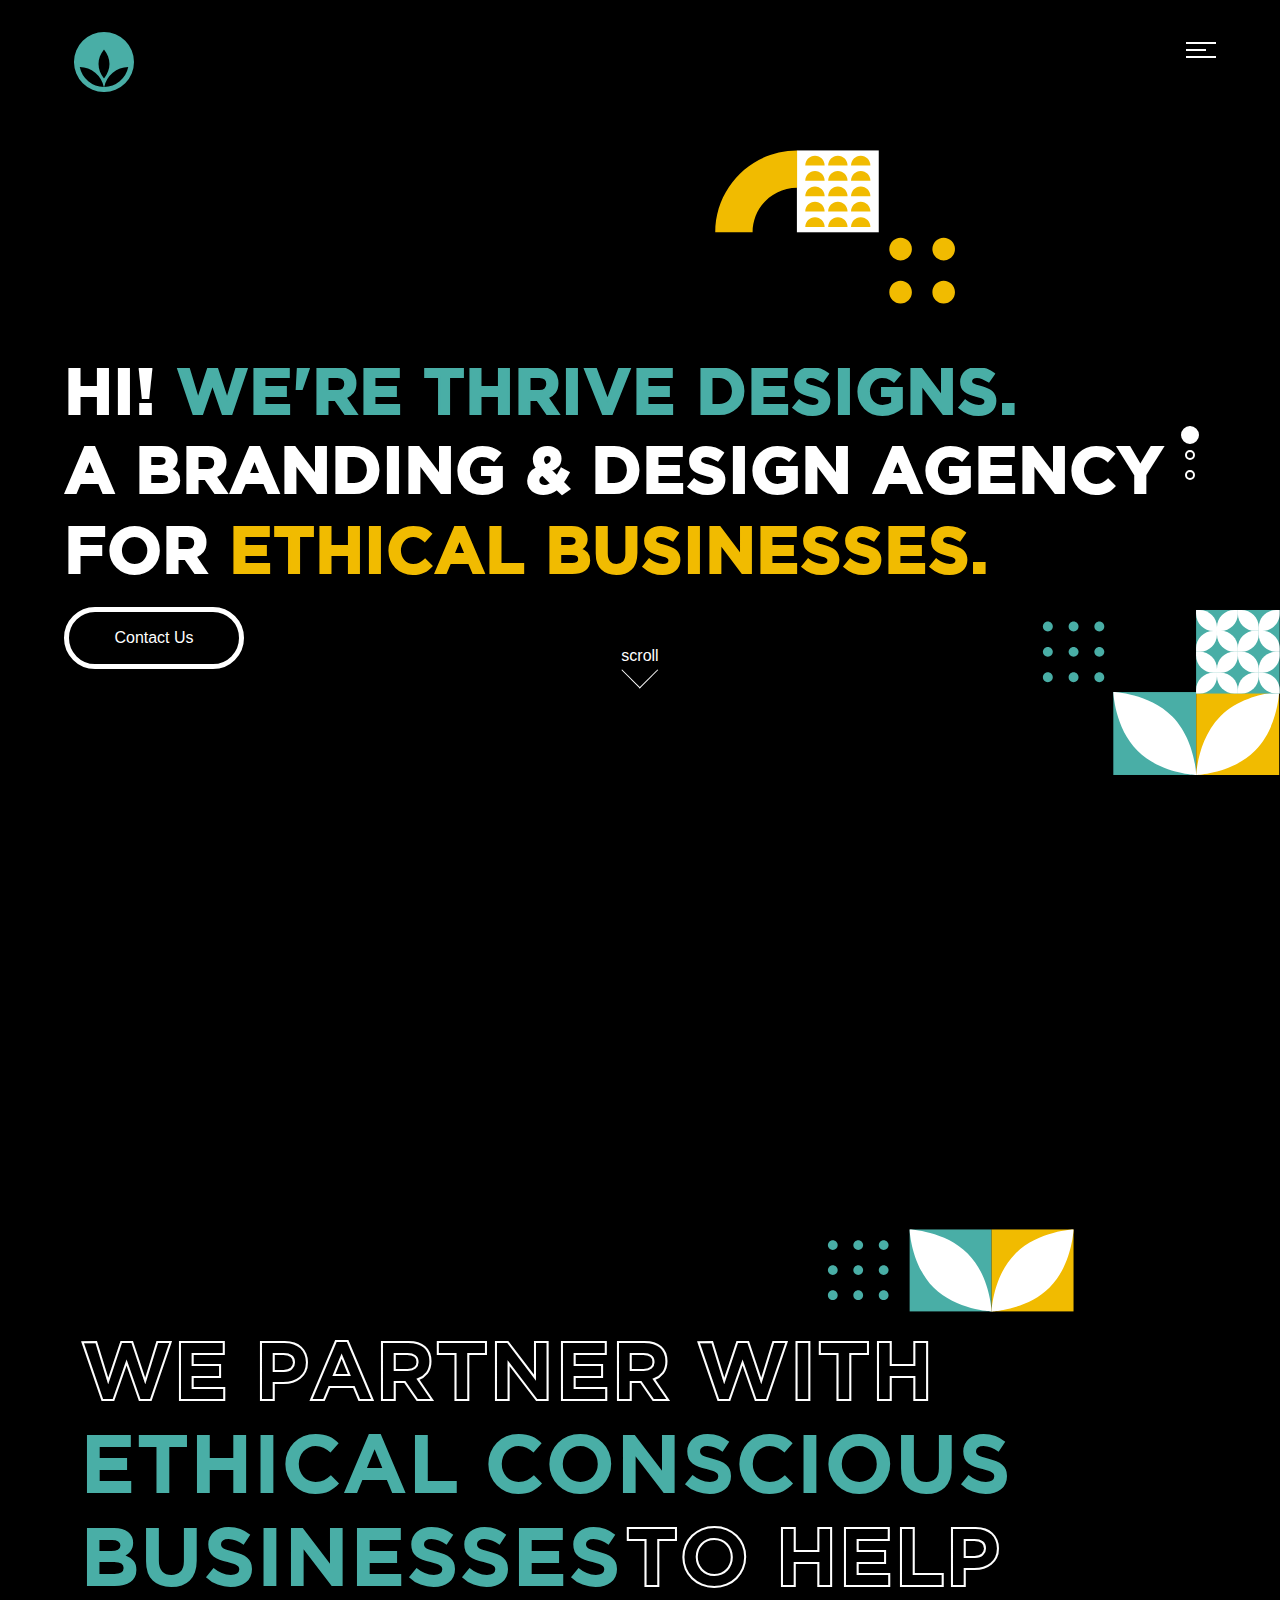
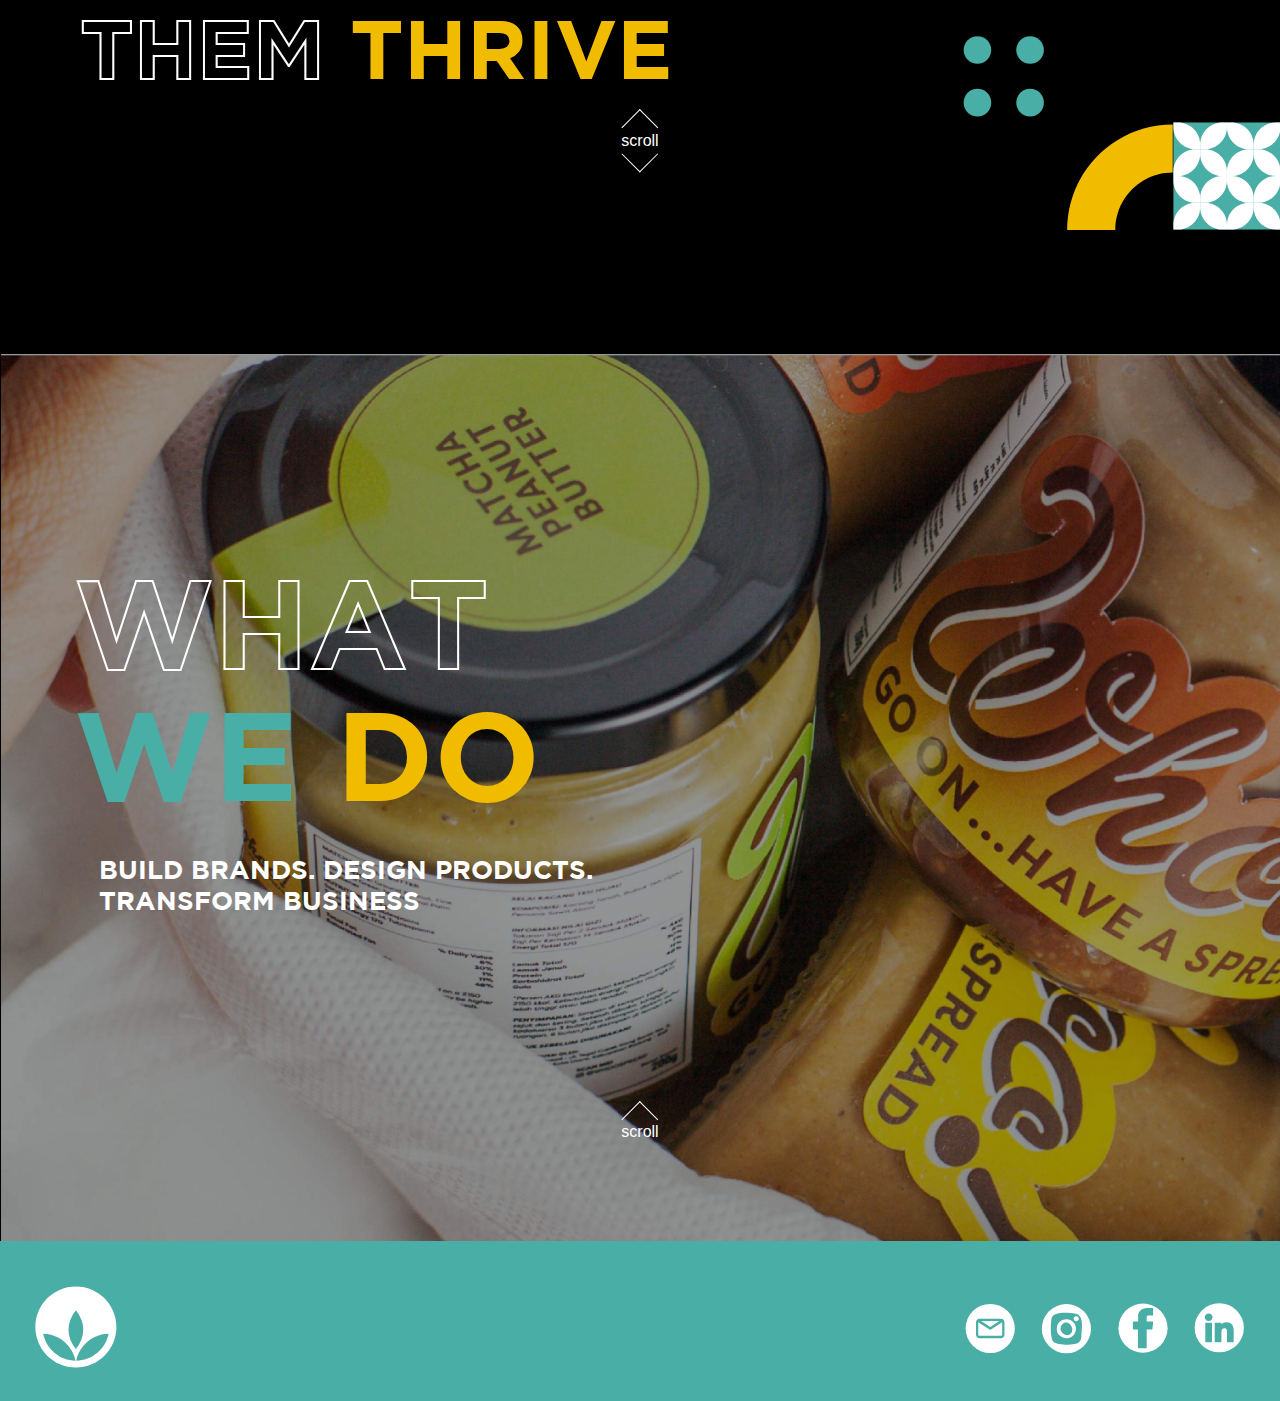
<file: index.html>
<!DOCTYPE html>
<html lang="en">
  <head>
    <title>The Thrive</title>
    <meta charset="utf-8" />
    <meta name="viewport" content="width=device-width, initial-scale=1" />
    <link rel="apple-touch-icon" sizes="180x180" href="/apple-touch-icon.png" />
    <link rel="icon" type="image/png" sizes="32x32" href="/favicon-32x32.png" />
    <link rel="icon" type="image/png" sizes="16x16" href="/favicon-16x16.png" />
    <link
      rel="icon"
      type="image/png"
      sizes="512x512"
      href="/favicon-512x512.png"
    />
    <link
      rel="icon"
      type="image/png"
      sizes="192x192"
      href="/favicon-192x192.png"
    />
    <link rel="shortcut icon" href="favicon.ico" type="image/x-icon" />
    <!-- <link href="https://fonts.googleapis.com/css?family=Roboto:400,100,300,700" rel="stylesheet" type="text/css" /> -->
    <link
      rel="stylesheet"
      href="https://stackpath.bootstrapcdn.com/font-awesome/4.7.0/css/font-awesome.min.css"
    />
    <link rel="stylesheet" href="css/style.css" />
  </head>

  <body>
    <div class="page">
      <nav
        id="colorlib-main-nav"
        role="navigation"
        style="background-image: url('./images/mosaic/bgnav.svg');background-repeat: no-repeat; max-width: 100%; height: auto; background-size: cover;"
      >
        <a
          href="#"
          class="js-colorlib-nav-toggle colorlib-nav-toggle active"
          id="btn_close"
          ><i></i
        ></a>

        <div class="js-fullheight colorlib-table">
          <div class="colorlib-table-cell js-fullheight">
            <div class="row no-gutters">
              <div class="col-md-12 text-xl-center text-nav-sum">
                <ul>
                  <li><a href="#" id="home" class="text-gn-active">HOME</a></li>
                  <li>
                    <a href="/our_work.html" id="our_work" class="text-gn-nav"
                      >OUR WORK</a
                    >
                  </li>
                  <li>
                    <a href="/about_us.html" class="text-gn-nav">ABOUT US</a>
                  </li>
                  <li>
                    <a
                      href="/what_we_do.html"
                      id="what_we_do"
                      class="text-gn-nav"
                      >WHAT WE DO</a
                    >
                  </li>
                  <li>
                    <a
                      href="/contact_us.html"
                      id="contact_us"
                      class="text-gn-nav"
                      >CONTACT US</a
                    >
                  </li>
                </ul>
              </div>
            </div>
          </div>
        </div>
      </nav>

      <header id="header" style="background-color: transparent;">
        <div class="container">
          <div class="colorlib-navbar-brand">
            <a href="/">
              <img
                class="colorlib-logo"
                src="./images/thrive_logo.svg"
                alt=""
                width="20%" id="logo_thrive"/>
            </a>
          </div>
          <a href="#" class="js-colorlib-nav-toggle colorlib-nav-toggle"><i></i></a>
        </div>
      </header>

      <div id="landing-page"">

        <section class="hero-wrap js-fullheight" id="halaman1" style="background-image: url('./images/mosaic/bg1.svg');background-repeat: no-repeat;width: 100%; background-size: 100% 100%;">
          <div class="container px-0">
            <div
              class="row no-gutters slider-text js-fullheight align-items-center justify-content-center"
              data-scrollax-parent="true"
            >
              <div class="col-md-12 ftco-animate">
                <div
                  class="desc text-lg-left"
                  style="line-height: 3.5vw !important; margin-top: 13%; padding-bottom: -15%;"
                  id="landingpage"
                >
                  <div class="slide-right" id="landingpage">
                    <p>
                      <a class="text-gn-white-filled">HI! </a> <a class="text-gn-green-filled">WE'RE THRIVE DESIGNS.</a> <br>
                    </p>
                    <p>
                      <a class="text-gn-white-filled">A BRANDING & DESIGN AGENCY</a> <br>
                    </p>
                    <p>
                      <a class="text-gn-white-filled">FOR </a> <a class="text-gn-orange-filled">ETHICAL BUSINESSES.</a>
                    </p>
                    
                  </div>
                  <a href="/contact_us.html">
                    <div class="rectangle">Contact Us</div>
                  </a>
                </div>

                <div class="desc" style="color: white; margin-top: -1vw">
                  <center style="line-height: 0.3px">
                    <a id="txtScroll">scroll</a>
                    <a href="#halaman2" onclick="slideDown();">
                      <div class="arrow-down"></div>
                    </a>
                  </center>
                </div>
              </div>
            </div>
          </div>
        
        </section>

        <section class="hero-wrap js-fullheight" id="halaman2" style="margin-top: 12%; padding-bottom: 40% !important;background-image: url('./images/mosaic/bg2.svg');background-repeat: no-repeat;width: 100%; background-size: 100% 100%;">
          <div class="container px-3">
            <div
              class="row no-gutters slider-text js-fullheight align-items-center justify-content-center"
              data-scrollax-parent="true"
            >
              <div class="col-md-12 ftco-animate text-lg-left">

                <div class="desc" style="line-height: 4vw;">
                  <div id="animHalaman2"> <br> <br>
                    <p>
                      <a class="text-gn-white">WE PARTNER WITH </a> <br />
                    </p>
                    <p>
                      <a class="text-gn-green">ETHICAL CONSCIOUS</a> <br />
                    </p>
                    <p>
                      <a class="text-gn-green">BUSINESSES</a>
                      <a class="text-gn-white"> TO HELP</a> <br />
                    </p>
                    <p>
                      <a class="text-gn-white">THEM </a>
                      <a class="text-gn-orange">THRIVE</a> <br />
                    </p>
                  </div>
                </div>

                <div class="desc" style="color: white">
                    <center style="line-height: 0.3px">
                      <a href="#halaman1" onclick="toHalaman1();">
                        <div class="arrow-up"></div>
                      </a>
                      <a id="txtScroll">scroll</a>
                      <a href="#halaman3" onclick="toHalaman3();">
                        <div class="arrow-down"></div>
                      </a>
                    </center>
                </div>
              </div>
            </div>
          </div>
        </section>

        <section class="hero-wrap js-fullheight" id="halaman3" style="background: rgba(0, 0, 0, .6); background-image: url('./images/mosaic/bg3.svg');background-repeat: no-repeat;width: 100%; background-size: cover;">
          <div class="container">
            <div
              class="row no-gutters slider-text js-fullheight align-items-center justify-content-center"
              data-scrollax-parent="true"
            >
              <div class="col-md-6 ftco-animate text-lg-left">
                <div id="animHalaman3a">
                  <div
                    class="desc"
                    style="line-height: 7vw; white-space: nowrap;margin-top: 5%;"
                  > <br>
                      <p>
                        <a class="text-gn-white1">WHAT</a> <br />
                        <a class="text-gn-green2"> WE </a>
                        <a class="text-gn-orange1">DO</a>
                      </p>  
                  </div>

                  <div class="desc1">
                    <p>
                      <a class="text-gn-white-desc" style="font-size: 2vw !important;">
                        BUILD BRANDS. DESIGN PRODUCTS.</a
                      >
                      <br />
                      <a class="text-gn-white-desc" style="font-size: 2vw !important;"> TRANSFORM BUSINESS</a>
                    </p>
                  </div>
                </div>
              </div>

              <div class="col-md-6 ftco-animate text-lg-center" id="animHalaman3b">
                
                <div class="desc-img" style="margin-top: 10% !important">
                  <!-- <img src="./images/bsd.svg" width="85%" alt="circle" /> -->
                </div>
                
              </div>

              <div
                class="desc"
                style="
                  line-height: 0.3px;
                  color: white;
                  margin-top: -5%;
                "
              >
                <center>
                  <a href="#halaman2" onclick="toHalaman2();">
                    <div class="arrow-up"></div>
                  </a>
                  <a id="txtScroll">scroll</a>
                </center>
              </div>
            </div>
          </div>
        </section>

        <ul class="navigation">
          <li
            class="selected"
            onclick="location.href='index.html#halaman1';"
            style="cursor: pointer"
          ></li>
          <li
            onclick="location.href='index.html#halaman2';"
            style="cursor: pointer"
          ></li>
          <li
            onclick="location.href='index.html#halaman3';"
            style="cursor: pointer"
          ></li>
        </ul>
      </div>

      <footer class="footer" style="margin-top: -1%;">
        <div class="row align-items-center justify-content-left" data-scrollax-parent="true">
          <div class="col-md-6 ftco-animate text-lg-left">
            <img
            class="colorlib-logo"
            src="./images/thrive_logo_white.svg"
            alt=""
            width="20%" id="logo_thrive"/>
          </div>

          <div class="col-md-6 ftco-animate text-lg-right">
            <div class="desc-founder" style="line-height: 400%; margin-right: 3%">
              <a href="/contact_us.html" target="_blank">
                <img
                  src="./images/logo-email.svg"
                  alt="email"
                  width="10%"
                  style="margin-right: 2%"
                />
              </a>
              <a href="https://www.instagram.com/thrivedesignagency" target="_blank">
                <img
                  src="./images/logo-ig.svg"
                  alt="instagram"
                  width="10%"
                  style="margin-right: 2%"
                />
              </a>
              <a href="https://www.facebook.com/ThriveDesignAgency" target="_blank">
                <img
                  src="./images/logo-fb.svg"
                  alt="facebook"
                  width="10%"
                  style="margin-right: 2%"
                />
              </a>
              <a href="https://www.linkedin.com/company/thrivedesignagency" target="_blank">
                <img
                  src="./images/logo-in.svg"
                  alt="linkedin"
                  width="10%"
                />
              </a>
            </div>
          </div>
        </div>
      </footer>
    </div>

    <script src="js/jquery.min.js"></script>
    <script src="js/popper.js"></script>
    <script src="js/bootstrap.min.js"></script>
    <script src="js/main.js"></script>
  </body>
</html>
</file>
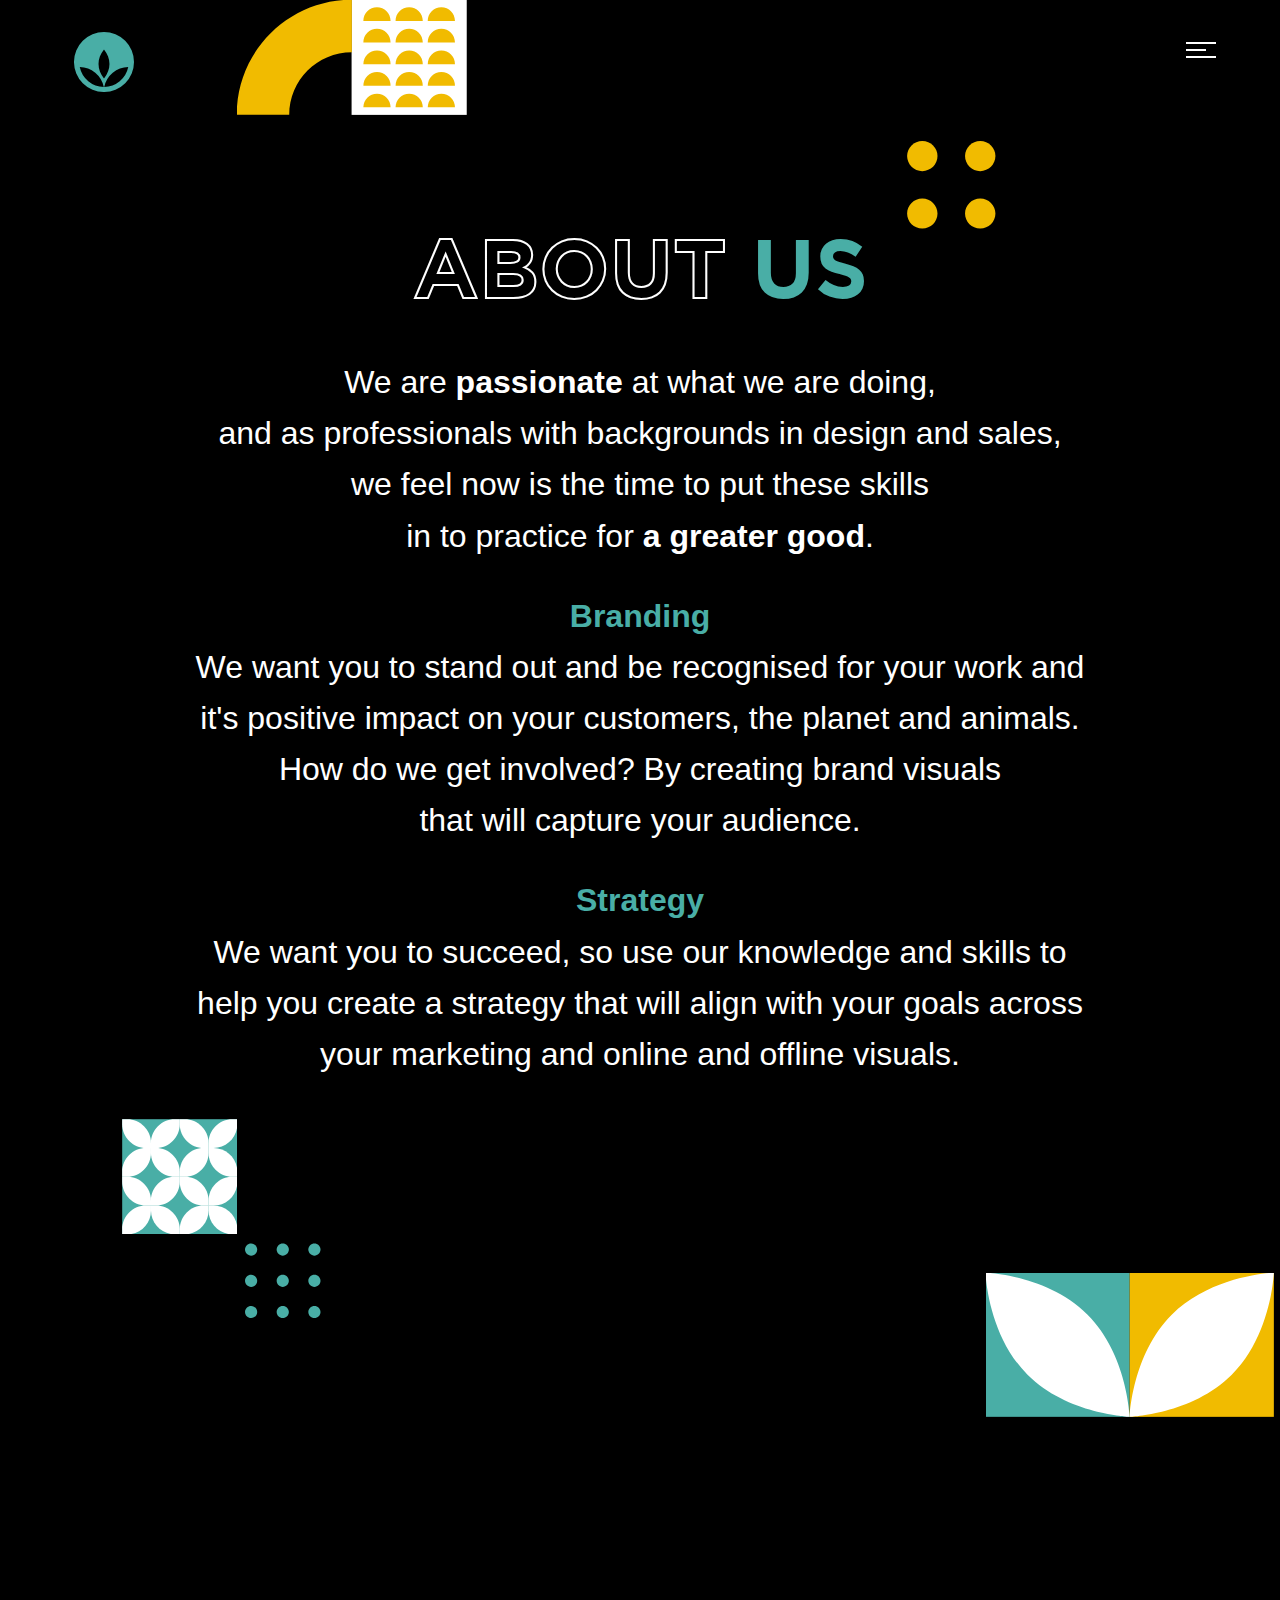
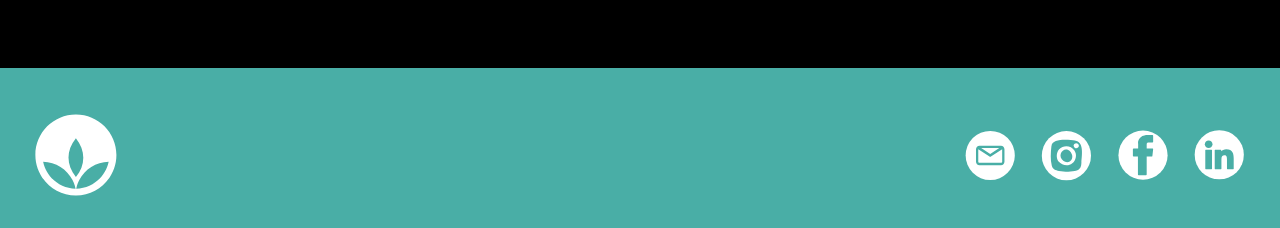
<file: about_us.html>
<!DOCTYPE html>
<html lang="en">
  <head>
    <title>The Thrive | About Us</title>
    <meta charset="utf-8" />
    <meta name="viewport" content="width=device-width, initial-scale=1" />
    <link rel="apple-touch-icon" sizes="180x180" href="/apple-touch-icon.png" />
    <link rel="icon" type="image/png" sizes="32x32" href="/favicon-32x32.png" />
    <link rel="icon" type="image/png" sizes="16x16" href="/favicon-16x16.png" />
    <link
      rel="icon"
      type="image/png"
      sizes="512x512"
      href="/favicon-512x512.png"
    />
    <link
      rel="icon"
      type="image/png"
      sizes="192x192"
      href="/favicon-192x192.png"
    />
    <link rel="shortcut icon" href="favicon.ico" type="image/x-icon" />
    <!-- <link href="https://fonts.googleapis.com/css?family=Roboto:400,100,300,700" rel="stylesheet" type="text/css" /> -->
    <link
      rel="stylesheet"
      href="https://stackpath.bootstrapcdn.com/font-awesome/4.7.0/css/font-awesome.min.css"
    />
    <link rel="stylesheet" href="css/style.css" />
  </head>

  <body>
    <div class="page">
      <nav
        id="colorlib-main-nav"
        role="navigation"
        style="background-image: url('./images/mosaic/bgnav.svg');background-repeat: no-repeat; max-width: 100%; height: auto; background-size: cover;"
      >
        <a
          href="#"
          class="js-colorlib-nav-toggle colorlib-nav-toggle active"
          id="btn_close"
          ><i></i
        ></a>

        <div class="js-fullheight colorlib-table">
          <div class="colorlib-table-cell js-fullheight">
            <div class="row no-gutters">
              <div class="col-md-12 text-xl-center text-nav-sum">
                <ul>
                  <li><a href="/" id="home" class="text-gn-nav">HOME</a></li>
                  <li>
                    <a href="/our_work.html" id="our_work" class="text-gn-nav"
                      >OUR WORK</a
                    >
                  </li>
                  <li>
                    <a href="/about_us.html" class="text-gn-active">ABOUT US</a>
                  </li>
                  <li>
                    <a
                      href="/what_we_do.html"
                      id="what_we_do"
                      class="text-gn-nav"
                      >WHAT WE DO</a
                    >
                  </li>
                  <li>
                    <a
                      href="/contact_us.html"
                      id="contact_us"
                      class="text-gn-nav"
                      >CONTACT US</a
                    >
                  </li>
                </ul>
              </div>
            </div>
          </div>
        </div>
      </nav>

      <header id="header" style="background-color: transparent;">
        <div class="container">
          <div class="colorlib-navbar-brand">
            <a href="/">
              <img
                class="colorlib-logo"
                src="./images/thrive_logo.svg"
                alt=""
                width="20%" id="logo_thrive"
              />
            </a>
          </div>
          <a href="#" class="js-colorlib-nav-toggle colorlib-nav-toggle"
            ><i></i
          ></a>
        </div>
      </header>

      <div class="about_us_page">
        <section class="hero-wrap js-fullheight">
          <div class="container px-0">
            <div
              class="row no-gutters slider-text js-fullheight align-items-center content-center"
              data-scrollax-parent="true"
            >
              <div class="col-md-12 ftco-animate text-lg-center">
                <center>
                  <br/> <br>
                  <img src="./images/mosaic/mix1.svg" width="20%" style="position: absolute;z-index: 4;margin-left: -35%; margin-top: -5%;">
                  <img src="./images/mosaic/dot_orange.svg" width="10%" style="position: absolute;z-index: 4;margin-left: 22%; margin-top: 6%;">
                  
                  <div class="desc bounce-top" id="about_us" style="margin-top: 5%;">
                    <p>
                      <a class="text-gn-white">ABOUT </a>
                      <a class="text-gn-green">US</a>
                      <br />
                    </p>
                  </div>
                </center>

                <div class="desc bounce-top" id="txt-about-center">
                  <center>
                    <p>
                      <a class="text-about"
                        >We are <b>passionate</b> at what we are doing,</a
                      ><br />
                      <a class="text-about"
                        >and as professionals with backgrounds in design and
                        sales,</a
                      >
                      <br />
                      <a class="text-about"
                        >we feel now is the time to put these skills</a
                      ><br />
                      <a class="text-about"
                        >in to practice for <b>a greater good</b>.</a
                      >
                      <br />
                      <br />
                      <a class="text-about" style="color: #49aea6 !important"
                        ><b>Branding</b></a
                      ><br />
                      <a class="text-about"
                        >We want you to stand out and be recognised for your
                        work and</a
                      ><br />
                      <a class="text-about"
                        >it's positive impact on your customers, the planet and
                        animals.</a
                      >
                      <br />
                      <a class="text-about"
                        >How do we get involved? By creating brand visuals</a
                      ><br />
                      <a class="text-about">that will capture your audience.</a>
                      <br />
                      <br />
                      <a class="text-about" style="color: #49aea6 !important"
                        ><b>Strategy</b></a
                      ><br />
                      <a class="text-about"
                        >We want you to succeed, so use our knowledge and skills
                        to</a
                      ><br />
                      <a class="text-about"
                        >help you create a strategy that will align with your
                        goals across</a
                      >
                      <br />
                      <a class="text-about"
                        >your marketing and online and offline visuals.</a
                      >
                    </p>
                  </center>
                </div>

                <img src="./images/mosaic/batik.svg" width="10%" style="margin-left: -80%; margin-top: 2%;">
                <img src="./images/mosaic/dot_green.svg" width="10%" style="position: absolute;z-index: 4;margin-left: -1%; margin-top: 11%;">
                <img src="./images/mosaic/thrive.svg" width="25%" style="position: absolute;z-index: 99;margin-left: 65%; margin-top: 15.3%;">
              </div>
            </div>
          </div>
        </section>
      </div>

      <ul class="navigation" style="display: none;">
        <li
          class="selected"
          onclick="location.href='index.html#halaman1';"
          style="cursor: pointer"
        ></li>
      </ul>

      <footer class="footer" style="margin-top: 22%;">
        <div class="row align-items-center justify-content-left" data-scrollax-parent="true">
          <div class="col-md-6 ftco-animate text-lg-left">
            <img
            class="colorlib-logo"
            src="./images/thrive_logo_white.svg"
            alt=""
            width="20%" id="logo_thrive"/>
          </div>

          <div class="col-md-6 ftco-animate text-lg-right">
            <div class="desc-founder" style="line-height: 400%; margin-right: 3%">
              <a href="/contact_us.html" target="_blank">
                <img
                  src="./images/logo-email.svg"
                  alt="email"
                  width="10%"
                  style="margin-right: 2%"
                />
              </a>
              <a href="https://www.instagram.com/thrivedesignagency" target="_blank">
                <img
                  src="./images/logo-ig.svg"
                  alt="instagram"
                  width="10%"
                  style="margin-right: 2%"
                />
              </a>
              <a href="https://www.facebook.com/ThriveDesignAgency" target="_blank">
                <img
                  src="./images/logo-fb.svg"
                  alt="facebook"
                  width="10%"
                  style="margin-right: 2%"
                />
              </a>
              <a href="https://www.linkedin.com/company/thrivedesignagency" target="_blank">
                <img
                  src="./images/logo-in.svg"
                  alt="linkedin"
                  width="10%"
                />
              </a>
            </div>
          </div>
        </div>
      </footer>
      
    </div>

    <script src="js/jquery.min.js"></script>
    <script src="js/popper.js"></script>
    <script src="js/bootstrap.min.js"></script>
    <script src="js/main.js"></script>
  </body>
</html>
</file>
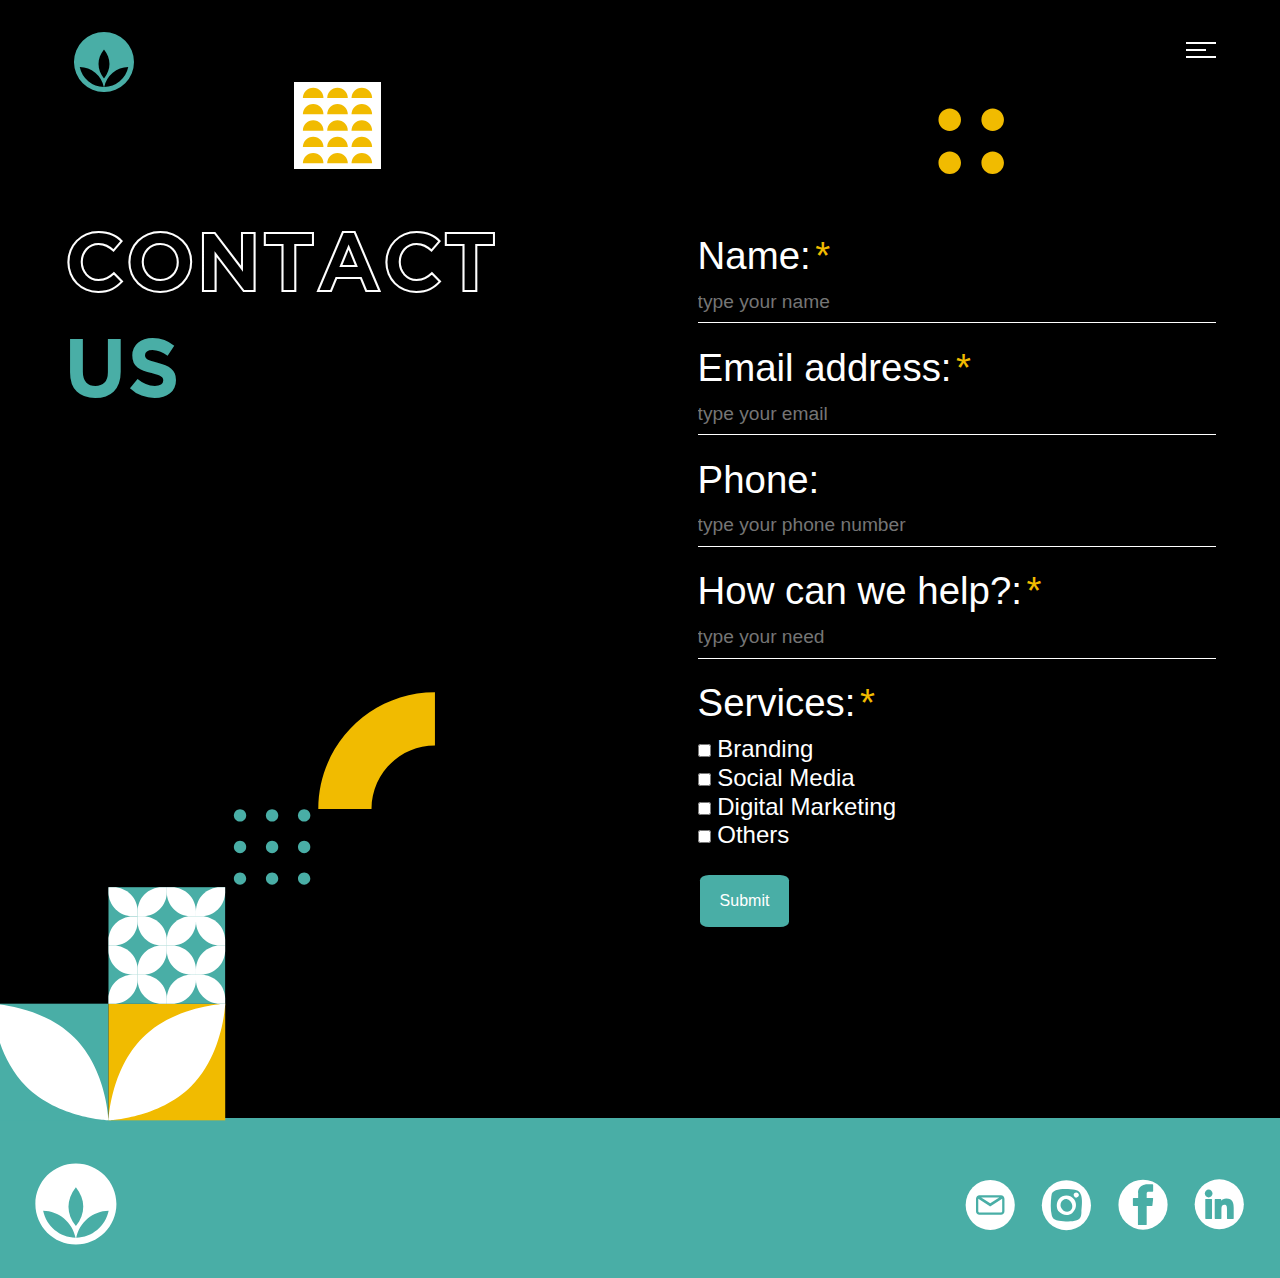
<file: contact_us.html>
<!DOCTYPE html>
<html lang="en">

<head>
  <title>The Thrive | Contact Us</title>
  <meta charset="utf-8" />
  <meta name="viewport" content="width=device-width, initial-scale=1">
  <link rel="apple-touch-icon" sizes="180x180" href="/apple-touch-icon.png" />
  <link rel="icon" type="image/png" sizes="32x32" href="/favicon-32x32.png" />
  <link rel="icon" type="image/png" sizes="16x16" href="/favicon-16x16.png" />
  <link rel="icon" type="image/png" sizes="512x512" href="/favicon-512x512.png" />
  <link rel="icon" type="image/png" sizes="192x192" href="/favicon-192x192.png" />
  <link rel="shortcut icon" href="favicon.ico" type="image/x-icon" />
  <!-- <link href="https://fonts.googleapis.com/css?family=Roboto:400,100,300,700" rel="stylesheet" type="text/css" /> -->
  <link rel="stylesheet" href="https://stackpath.bootstrapcdn.com/font-awesome/4.7.0/css/font-awesome.min.css" />
  <link rel="stylesheet" href="css/style.css" />
</head>

<body>

  <div class="page">

    <nav
        id="colorlib-main-nav"
        role="navigation"
        style="background-image: url('./images/mosaic/bgnav.svg');background-repeat: no-repeat; max-width: 100%; height: auto; background-size: cover;"
      >
        <a
          href="#"
          class="js-colorlib-nav-toggle colorlib-nav-toggle active"
          id="btn_close"
          ><i></i
        ></a>

        <div class="js-fullheight colorlib-table">
          <div class="colorlib-table-cell js-fullheight">
            <div class="row no-gutters">
              <div class="col-md-12 text-xl-center text-nav-sum">
                <ul>
                  <li><a href="/" id="home" class="text-gn-nav">HOME</a></li>
                  <li>
                    <a href="/our_work.html" id="our_work" class="text-gn-nav"
                      >OUR WORK</a
                    >
                  </li>
                  <li>
                    <a href="/about_us.html" class="text-gn-nav">ABOUT US</a>
                  </li>
                  <li>
                    <a
                      href="/what_we_do.html"
                      id="what_we_do"
                      class="text-gn-nav"
                      >WHAT WE DO</a
                    >
                  </li>
                  <li>
                    <a
                      href="/contact_us.html"
                      id="contact_us"
                      class="text-gn-active"
                      >CONTACT US</a
                    >
                  </li>
                </ul>
              </div>
            </div>
          </div>
        </div>
      </nav>

    <header id="header" style="background-color: transparent">
      <div class="container">
        <div class="colorlib-navbar-brand">
          <a href="/">
            <img
              class="colorlib-logo"
              src="./images/thrive_logo.svg"
              alt=""
              width="20%"
              id="logo_thrive"
            />
          </a>
        </div>
        <a href="#" class="js-colorlib-nav-toggle colorlib-nav-toggle"
          ><i></i
        ></a>
      </div>
    </header>

    <div id="contact_us_page" >

      <section class="hero-wrap js-fullheight">
        <div class="container px-0">

          <div class="row no-gutters slider-text js-fullheight align-items-center content-center"
            data-scrollax-parent="true">
            
            <div class="col-md-6 ftco-animate text-lg-left">
              <img src="./images/mosaic/half_circle_orange.svg" width="15%" style="position: absolute;z-index: 4;margin-left: 40%; margin-top: -60%;">
              <div class="slide-up">
                <center>
                  <br>
                  <div id="text-contact_us">
                    <p>
                      <br>
                      <a class="text-gn-white">CONTACT</a><br>
                      <a class="text-gn-green">US</a>
                      <br />
                    </p>
                  </div>
                </center>
              </div>

            </div>

            <div class="col-md-6 ftco-animate text-lg-left">
              <img src="./images/mosaic/dot_orange.svg" width="15%" style="position: absolute;z-index: 4;margin-left: 50%; margin-top: -22%;">
              <div id="text-contact_form">
                
                <br> <br>
                <!-- nama -->
                <a class="txt-contact">Name:</a> <a class="txt-contact" style="color: #f1bb00 !important;">* </a>
                <input class="input-contact" id="name" name="name" type="text" minlength="1" placeholder="type your name"/>

                <!-- email -->
                <a class="txt-contact">Email address:</a> <a class="txt-contact" style="color: #f1bb00 !important;">* </a>
                <input class="input-contact" id="email" name="email" type="text" minlength="5" placeholder="type your email"/>

                <!-- kontak -->
                <a class="txt-contact">Phone:</a>
                <input class="input-contact" id="phone" name="phone" type="text" minlength="5" placeholder="type your phone number"/>

                <!-- help -->
                <a class="txt-contact">How can we help?:</a> <a class="txt-contact" style="color: #f1bb00 !important;">* </a>
                <input class="input-contact" id="help" name="help" type="text" minlength="5" placeholder="type your need"/>

                <!-- services -->
                <a class="txt-contact">Services:</a> <a class="txt-contact" style="color: #f1bb00 !important;">* </a>
                <br> <br> <br>
                <input type="checkbox" id="branding" name="services" value="Branding"><a href="#" id="txt_branding" class="txt-contact" style="font-size: 150%"> Branding</a>
                <br> <br>
                <input type="checkbox" id="social_media" name="services" value="Social Media"><a href="#" id="txt_socmed" class="txt-contact" style="font-size: 150%"> Social Media</a>
                <br> <br>
                <input type="checkbox" id="digital_marketing" name="services" value="Digital Marketing"><a href="#" id="txt_digmar" class="txt-contact" style="font-size: 150%"> Digital Marketing</a>
                <br> <br>
                <input type="checkbox" id="others" name="services" value="Others"><a href="#" id="txt_other" class="txt-contact" style="font-size: 150%"> Others</a>
                
                <br> <br> <br>
                <a href="#" class="button" id="submit_email">Submit</a>
              </div>

            </div>

          </div>

        </div>
      </section>

    </div>

    <ul class="navigation" style="display: none">
      <li
        class="selected"
        onclick="location.href='index.html#halaman1';"
        style="cursor: pointer"
      ></li>
    </ul>

    <img src="./images/mosaic/mix3.svg" width="35%" style="position: absolute;z-index: 1;margin-left: -1%; margin-top: -27%;">

      <footer class="footer">
        <div class="row align-items-center justify-content-left" data-scrollax-parent="true">
          <div class="col-md-6 ftco-animate text-lg-left">
            <img
            class="colorlib-logo"
            src="./images/thrive_logo_white.svg"
            alt=""
            width="20%" id="logo_thrive"/>
          </div>

          <div class="col-md-6 ftco-animate text-lg-right">
            <div class="desc-founder" style="line-height: 400%; margin-right: 3%">
              <a href="/contact_us.html" target="_blank">
                <img
                  src="./images/logo-email.svg"
                  alt="email"
                  width="10%"
                  style="margin-right: 2%"
                />
              </a>
              <a href="https://www.instagram.com/thrivedesignagency" target="_blank">
                <img
                  src="./images/logo-ig.svg"
                  alt="instagram"
                  width="10%"
                  style="margin-right: 2%"
                />
              </a>
              <a href="https://www.facebook.com/ThriveDesignAgency" target="_blank">
                <img
                  src="./images/logo-fb.svg"
                  alt="facebook"
                  width="10%"
                  style="margin-right: 2%"
                />
              </a>
              <a href="https://www.linkedin.com/company/thrivedesignagency" target="_blank">
                <img
                  src="./images/logo-in.svg"
                  alt="linkedin"
                  width="10%"
                />
              </a>
            </div>
          </div>
        </div>
      </footer>

  </div>

  <script src="js/jquery.min.js"></script>
  <script src="js/popper.js"></script>
  <script src="js/bootstrap.min.js"></script>
  <script src="js/main.js"></script>

</body>

</html>
</file>
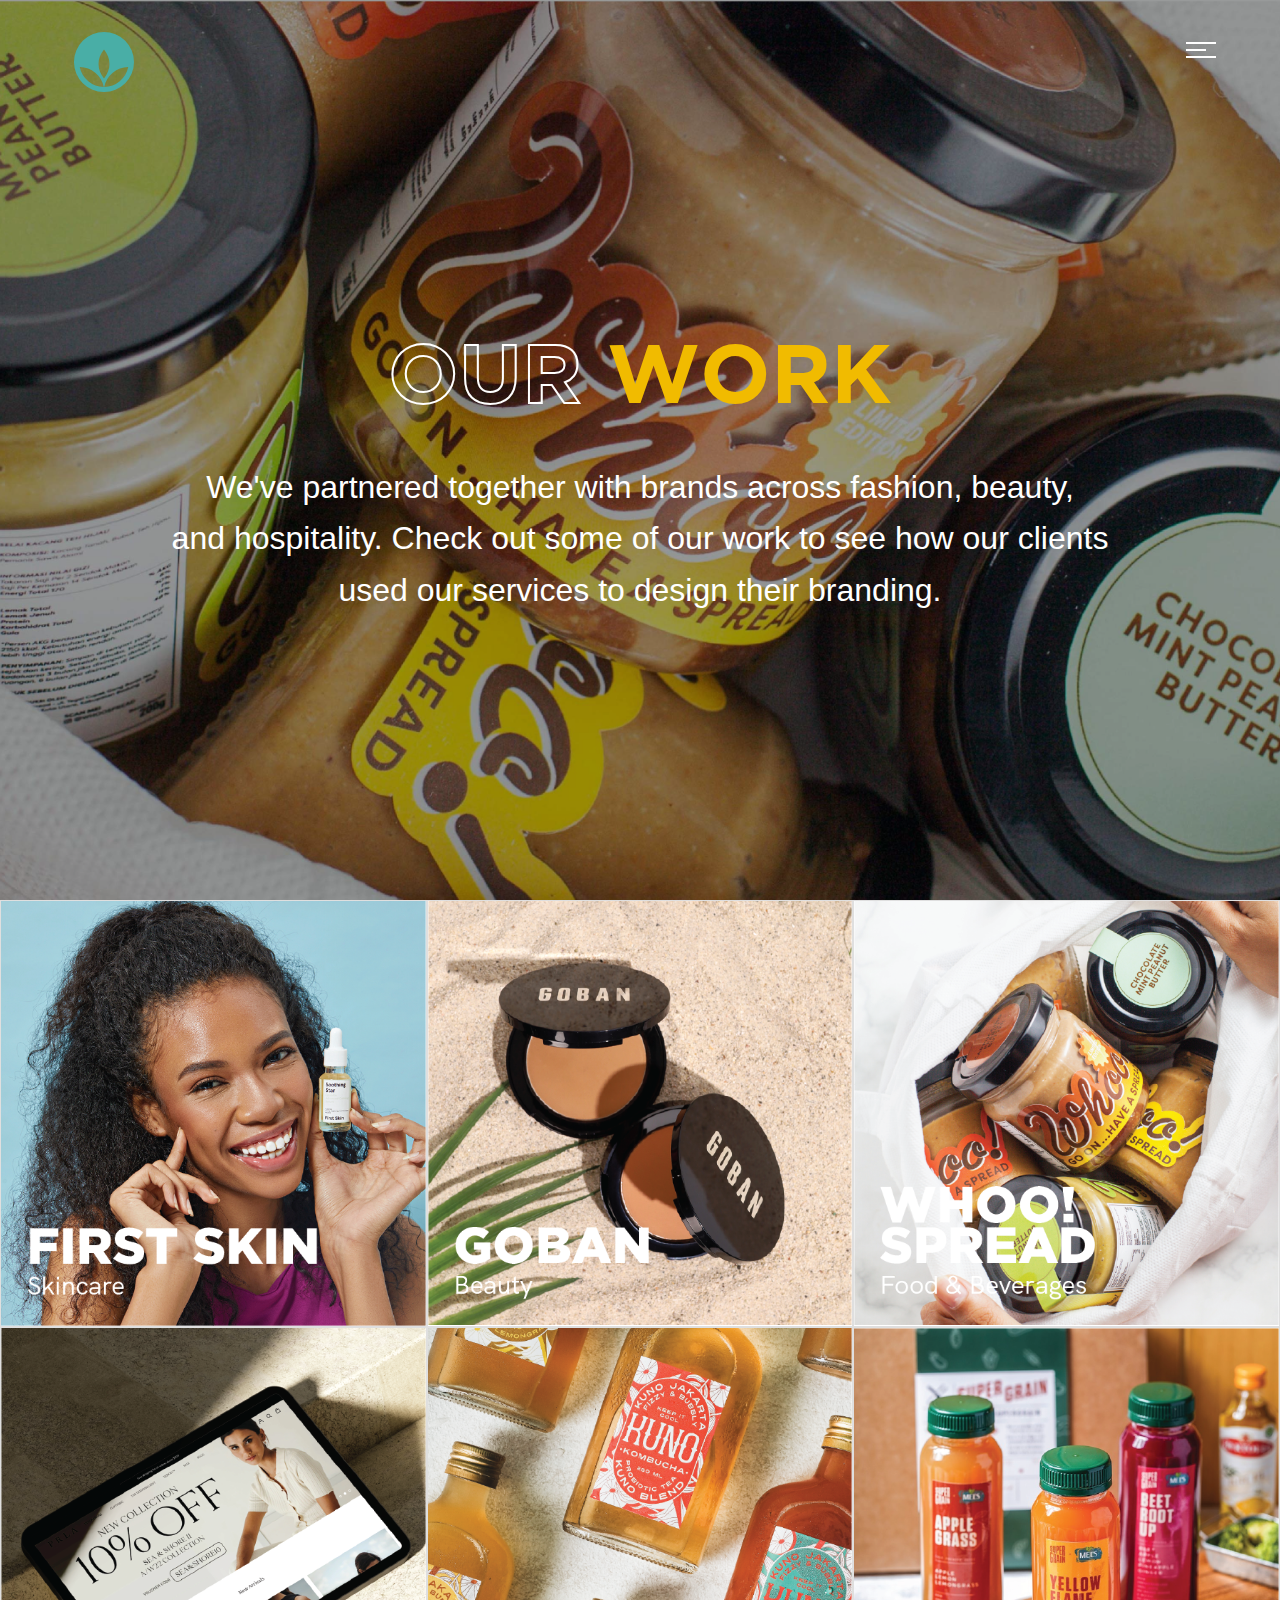
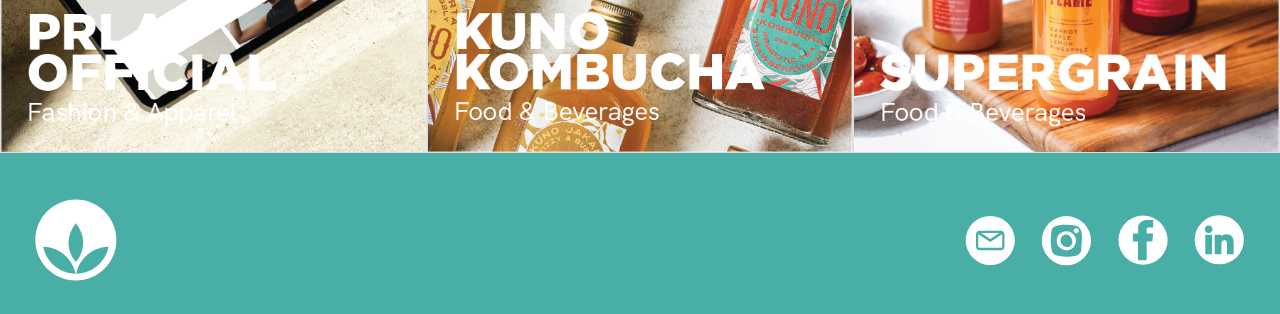
<file: our_work.html>
<!DOCTYPE html>
<html lang="en">
  <head>
    <title>The Thrive | Our Work</title>
    <meta charset="utf-8" />
    <meta
      name="viewport"
      content="width=device-width, initial-scale=1, shrink-to-fit=no"
    />
    <link rel="apple-touch-icon" sizes="180x180" href="/apple-touch-icon.png" />
    <link rel="icon" type="image/png" sizes="32x32" href="/favicon-32x32.png" />
    <link rel="icon" type="image/png" sizes="16x16" href="/favicon-16x16.png" />
    <link
      rel="icon"
      type="image/png"
      sizes="512x512"
      href="/favicon-512x512.png"
    />
    <link
      rel="icon"
      type="image/png"
      sizes="192x192"
      href="/favicon-192x192.png"
    />
    <link rel="shortcut icon" href="favicon.ico" type="image/x-icon" />
    <!-- <link href="https://fonts.googleapis.com/css?family=Roboto:400,100,300,700" rel="stylesheet" type="text/css" /> -->
    <link
      rel="stylesheet"
      href="https://stackpath.bootstrapcdn.com/font-awesome/4.7.0/css/font-awesome.min.css"
    />
    <link rel="stylesheet" href="css/style.css" />
  </head>

  <body>
    
    <div class="page">

      <nav
        id="colorlib-main-nav"
        role="navigation"
        style="background-image: url('./images/mosaic/bgnav.svg');background-repeat: no-repeat; max-width: 100%; height: auto; background-size: cover;"
      >
        <a
          href="#"
          class="js-colorlib-nav-toggle colorlib-nav-toggle active"
          id="btn_close"
          ><i></i
        ></a>

        <div class="js-fullheight colorlib-table">
          <div class="colorlib-table-cell js-fullheight">
            <div class="row no-gutters">
              <div class="col-md-12 text-xl-center text-nav-sum">
                <ul>
                  <li><a href="/" id="home" class="text-gn-nav">HOME</a></li>
                  <li>
                    <a href="/our_work.html" id="our_work" class="text-gn-active"
                      >OUR WORK</a
                    >
                  </li>
                  <li>
                    <a href="/about_us.html" class="text-gn-nav">ABOUT US</a>
                  </li>
                  <li>
                    <a
                      href="/what_we_do.html"
                      id="what_we_do"
                      class="text-gn-nav"
                      >WHAT WE DO</a
                    >
                  </li>
                  <li>
                    <a
                      href="/contact_us.html"
                      id="contact_us"
                      class="text-gn-nav"
                      >CONTACT US</a
                    >
                  </li>
                </ul>
              </div>
            </div>
          </div>
        </div>
      </nav>

      <header id="header" style="background-color: transparent;">
        <div class="container">
          <div class="colorlib-navbar-brand">
            <a href="/">
              <img
                class="colorlib-logo"
                src="./images/thrive_logo.svg"
                alt=""
                width="20%" id="logo_thrive"
              />
            </a>
          </div>
          <a href="#" class="js-colorlib-nav-toggle colorlib-nav-toggle"
            ><i></i
          ></a>
        </div>
      </header>

      <div id="our-work">
        <section class="hero-wrap js-fullheight" style="background: url('./images/mosaic/bg3.svg') no-repeat center; background-size: cover;">
          <div class="container px-0" id="con_about_us">
            <div
              class="row no-gutters slider-text js-fullheight align-items-center content-center"
              data-scrollax-parent="true"
            >
              <div class="col-md-12 ftco-animate text-lg-center">
                <center>
                  <br />

                  <div class="desc bounce-top" id="txt-about-center">
                      <center>
                        <p>
                          <a class="text-gn-white">OUR </a>
                          <a class="text-gn-orange">WORK</a>
                        </p>
                        <p>
                          <a class="text-about"
                            >We've partnered together with brands across
                            fashion, beauty,</a
                          ><br />
                          <a class="text-about"
                            >and hospitality. Check out some of our work to see
                            how our clients</a
                          >
                          <br />
                          <a class="text-about"
                            >used our services to design their branding.</a
                          >
                        </p>
                      </center>
                  </div>

                </center>
              </div>
            </div>
          </div>
        </section>
      </div>

      <div id="gmbr_atas" class="box-square">
        <div class="gallery card" id="first_skin">
          <a target="_blank" href="ow_first_skin.html">
            <img
              src="./images/porto/1b.png"
              alt="First Skin"
              width="600"
              height="400"
            />
            <img
              class="img-top"
              src="./images/porto/1a.png"
              alt="First Skin"
              width="600"
              height="400"
            />
          </a>
        </div>

        <div class="gallery card" id="goban">
          <a target="_blank" href="ow_goban.html">
            <img
              src="./images/porto/2b.png"
              alt="Goban"
              width="600"
              height="400"
            />
            <img
              class="img-top"
              src="./images/porto/2a.png"
              alt="Goban"
              width="600"
              height="400"
            />
          </a>
        </div>

        <div class="gallery card" id="whoo_spread">
          <a target="_blank" href="ow_whoo_spread.html">
            <img
              src="./images/porto/3b.png"
              alt="Whoo Spread"
              width="600"
              height="400"
            />
            <img
              class="img-top"
              src="./images/porto/3a.png"
              alt="Whoo Spread"
              width="600"
              height="400"
            />
          </a>
        </div>
      </div>

      <div id="gmbr_bawah" class="box-square" style="margin-bottom: -7vw">
        <div class="gallery card" id="prla">
          <a target="_blank" href="ow_prla.html">
            <img
              src="./images/porto/4b.png"
              alt="PRLA"
              width="600"
              height="400"
            />
            <img
              class="img-top"
              src="./images/porto/4a.png"
              alt="PRLA"
              width="600"
              height="400"
            />
          </a>
        </div>

        <div class="gallery card" id="forest">
          <a target="_blank" href="ow_kuno_kombucha.html">
            <img
              src="./images/porto/5b.png"
              alt="Forest"
              width="600"
              height="400"
            />
            <img
              class="img-top"
              src="./images/porto/5a.png"
              alt="Forest"
              width="600"
              height="400"
            />
          </a>
        </div>

        <div class="gallery card" id="northern_lights">
          <a target="_blank" href="ow_supergrain.html">
            <img
              src="./images/porto/6b.png"
              alt="Northern Lights"
              width="600"
              height="400"
            />
            <img
              class="img-top"
              src="./images/porto/6a.png"
              alt="Northern Lights"
              width="600"
              height="400"
            />
          </a>
        </div>
      </div>

      <ul class="navigation" style="display: none;">
        <li
          class="selected"
          onclick="location.href='index.html#halaman1';"
          style="cursor: pointer"
        ></li>
      </ul>

      <footer class="footer">
        <div class="row align-items-center justify-content-left" data-scrollax-parent="true">
          <div class="col-md-6 ftco-animate text-lg-left">
            <img
            class="colorlib-logo"
            src="./images/thrive_logo_white.svg"
            alt=""
            width="20%" id="logo_thrive"/>
          </div>

          <div class="col-md-6 ftco-animate text-lg-right">
            <div class="desc-founder" style="line-height: 400%; margin-right: 3%">
              <a href="/contact_us.html" target="_blank">
                <img
                  src="./images/logo-email.svg"
                  alt="email"
                  width="10%"
                  style="margin-right: 2%"
                />
              </a>
              <a href="https://www.instagram.com/thrivedesignagency" target="_blank">
                <img
                  src="./images/logo-ig.svg"
                  alt="instagram"
                  width="10%"
                  style="margin-right: 2%"
                />
              </a>
              <a href="https://www.facebook.com/ThriveDesignAgency" target="_blank">
                <img
                  src="./images/logo-fb.svg"
                  alt="facebook"
                  width="10%"
                  style="margin-right: 2%"
                />
              </a>
              <a href="https://www.linkedin.com/company/thrivedesignagency" target="_blank">
                <img
                  src="./images/logo-in.svg"
                  alt="linkedin"
                  width="10%"
                />
              </a>
            </div>
          </div>
        </div>
      </footer>

    </div>

    <script src="js/jquery.min.js"></script>
    <script src="js/popper.js"></script>
    <script src="js/bootstrap.min.js"></script>
    <script src="js/main.js"></script>
  </body>
</html>
</file>
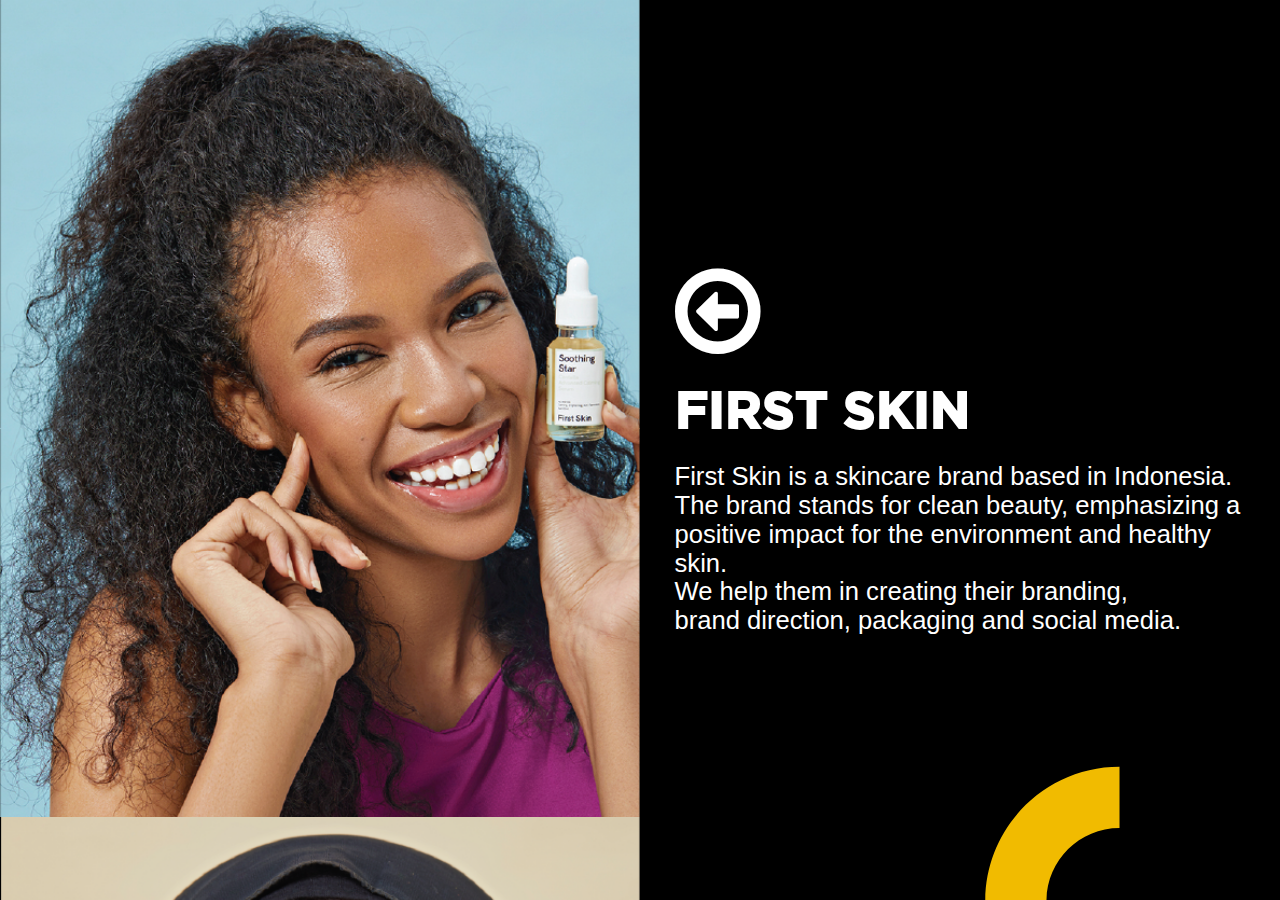
<file: ow_first_skin.html>
<!DOCTYPE html>
<html lang="en">

<head>
  <title>The Thrive | First Skin</title>
  <meta charset="utf-8" />
  <meta name="viewport" content="width=device-width, initial-scale=1, shrink-to-fit=yes" />
  <link rel="apple-touch-icon" sizes="180x180" href="/apple-touch-icon.png" />
  <link rel="icon" type="image/png" sizes="32x32" href="/favicon-32x32.png" />
  <link rel="icon" type="image/png" sizes="16x16" href="/favicon-16x16.png" />
  <link rel="icon" type="image/png" sizes="512x512" href="/favicon-512x512.png" />
  <link rel="icon" type="image/png" sizes="192x192" href="/favicon-192x192.png" />
  <link rel="shortcut icon" href="favicon.ico" type="image/x-icon" />
  <!-- <link href="https://fonts.googleapis.com/css?family=Roboto:400,100,300,700" rel="stylesheet" type="text/css" /> -->
  <link rel="stylesheet" href="https://stackpath.bootstrapcdn.com/font-awesome/4.7.0/css/font-awesome.min.css" />
  <link rel="stylesheet" href="css/style.css" />
</head>

<body>

  <div class="page">
    <div id="our-work">
      <section class="hero-wrap js-fullheight" style="background-image: url('./images/mosaic/ow_first_skin.svg');background-repeat: no-repeat; max-width: 100%; height: auto; background-size: cover;">
        <div class="container px-0" id="con_about_us">
          <div class="row no-gutters slider-text js-fullheight align-items-center content-center"
            data-scrollax-parent="true">

            <div class="col-md-6 ftco-animate text-lg-left img-work" id="img-work">

              <div id="gmbr_atas" class="box-square">

                <div class="porto">
                  <a target="_blank" href="./images/works/fs1.png">
                    <img src="./images/works/fs1.png" alt="image1" />
                  </a>
                </div>

              </div>

              <div id="gmbr_bawah" class="box-square" style="margin-bottom: -7vw;">

                <div class="porto">
                  <a target="_blank" href="./images/works/fs2.png">
                    <img src="./images/works/fs2.png" alt="image2" />
                  </a>
                </div>

              </div>

              <div id="gmbr_bawah" class="box-square" style="margin-top: 7vw;">

                <div class="porto">
                  <a target="_blank" href="./images/works/fs3.png">
                    <img src="./images/works/fs3.png" alt="image3" />
                  </a>
                </div>

              </div>

            </div>

            <div class="col-md-6 ftco-animate" id="desc-work">
              <a href="our_work.html" id="arrow_back_work">
                <i class="fa fa-arrow-circle-o-left" aria-hidden="true" style="color: white; font-size: 100px;"></i>
              </a>
              <br> <br>
              <div class="desc" id="txt-about-center">
                  <a class="text-porto-header"><b>FIRST SKIN</b></a>
                  <br> <br>
                  <a class="text-porto">First Skin is a skincare brand based in Indonesia. <br>
                    The brand stands for clean beauty, emphasizing a <br>
                    positive impact for the environment and healthy skin. <br> 
                    We help them in creating their branding, <br>
                    brand direction, packaging and social media.</a>

              </div>
            </div>

          </div>
        </div>
      </section>
    </div>
  </div>

  <script src="js/jquery.min.js"></script>
  <script src="js/popper.js"></script>
  <script src="js/bootstrap.min.js"></script>
  <script src="js/main.js"></script>
</body>

</html>
</file>
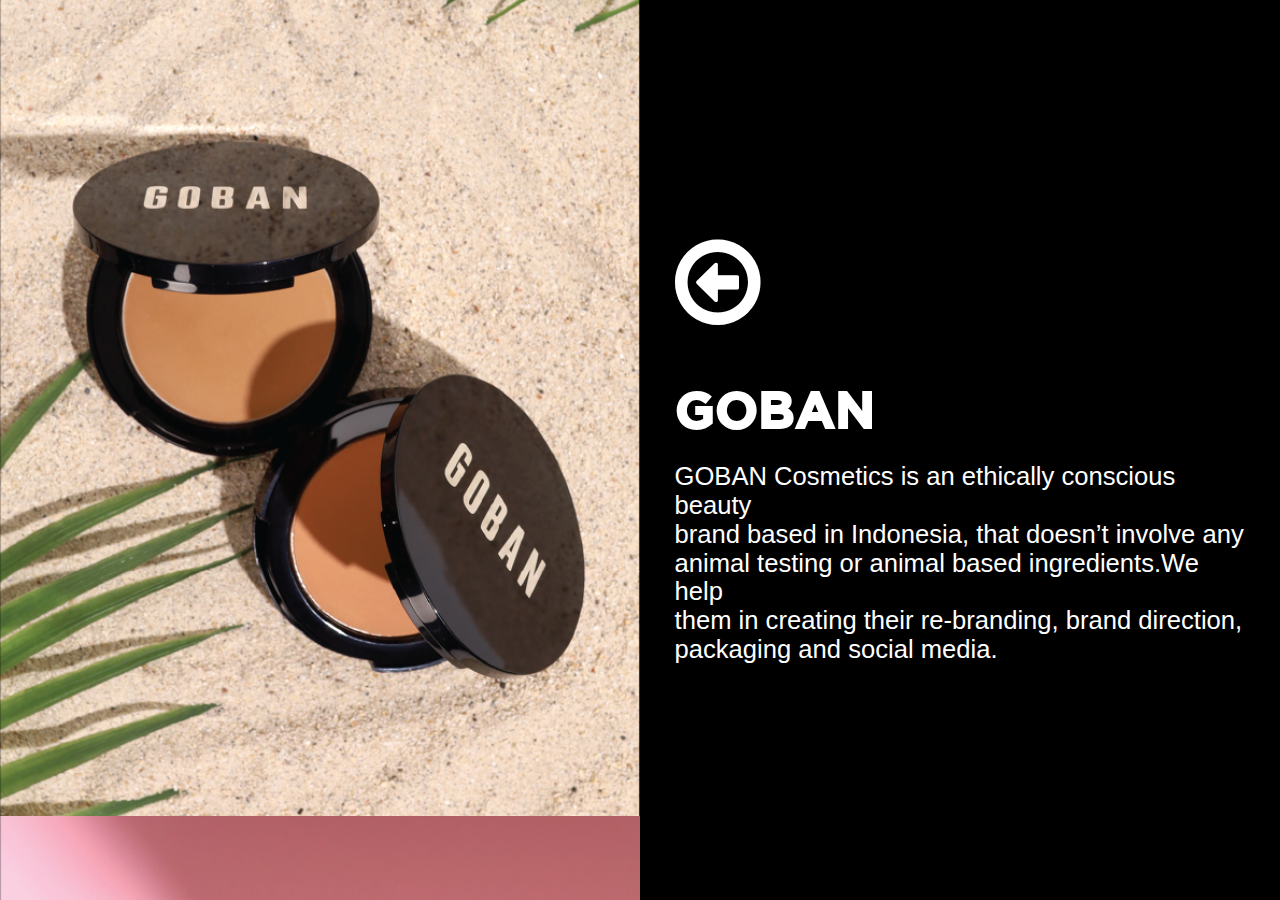
<file: ow_goban.html>
<!DOCTYPE html>
<html lang="en">

<head>
  <title>The Thrive | First Skin</title>
  <meta charset="utf-8" />
  <meta name="viewport" content="width=device-width, initial-scale=1, shrink-to-fit=yes" />
  <link rel="apple-touch-icon" sizes="180x180" href="/apple-touch-icon.png" />
  <link rel="icon" type="image/png" sizes="32x32" href="/favicon-32x32.png" />
  <link rel="icon" type="image/png" sizes="16x16" href="/favicon-16x16.png" />
  <link rel="icon" type="image/png" sizes="512x512" href="/favicon-512x512.png" />
  <link rel="icon" type="image/png" sizes="192x192" href="/favicon-192x192.png" />
  <link rel="shortcut icon" href="favicon.ico" type="image/x-icon" />
  <!-- <link href="https://fonts.googleapis.com/css?family=Roboto:400,100,300,700" rel="stylesheet" type="text/css" /> -->
  <link rel="stylesheet" href="https://stackpath.bootstrapcdn.com/font-awesome/4.7.0/css/font-awesome.min.css" />
  <link rel="stylesheet" href="css/style.css" />
</head>

<body>
  <div class="page">
    <div id="our-work">
      <section class="hero-wrap js-fullheight" style="background-image: url('./images/mosaic/ow_1.svg');background-repeat: no-repeat; max-width: 100%; height: auto; background-size: cover;">
        <div class="container px-0" id="con_about_us">
          <div class="row no-gutters slider-text js-fullheight align-items-center content-center"
            data-scrollax-parent="true">

            <div class="col-md-6 ftco-animate text-lg-left img-work" id="img-work">

              <div id="gmbr_atas" class="box-square">

                <div class="porto">
                  <a target="_blank" href="./images/works/gb1.png">
                    <img src="./images/works/gb1.png" alt="image1" />
                  </a>
                </div>

              </div>

              <div id="gmbr_bawah" class="box-square" style="margin-bottom: -7vw;">

                <div class="porto">
                  <a target="_blank" href="./images/works/gb2.png">
                    <img src="./images/works/gb2.png" alt="image2" />
                  </a>
                </div>

              </div>

            </div>

            <div class="col-md-6 ftco-animate" id="desc-work">
              <a href="our_work.html" id="arrow_back_work">
                <i class="fa fa-arrow-circle-o-left" aria-hidden="true" style="color: white; font-size: 100px;"></i>
              </a>
              <br> <br> <br>
              <div class="desc" id="txt-about-center">
                  <a class="text-porto-header"><b>GOBAN</b></a>
                  <br> <br>
                  <a class="text-porto">GOBAN Cosmetics is an ethically conscious beauty <br>
                    brand based in Indonesia, that doesn’t involve any <br>
                    animal testing or animal based ingredients.We help <br>
                    them in creating their re-branding, brand direction, <br>
                    packaging and social media.</a>

              </div>
            </div>

          </div>
        </div>
      </section>
    </div>
  </div>

  <script src="js/jquery.min.js"></script>
  <script src="js/popper.js"></script>
  <script src="js/bootstrap.min.js"></script>
  <script src="js/main.js"></script>
</body>

</html>
</file>
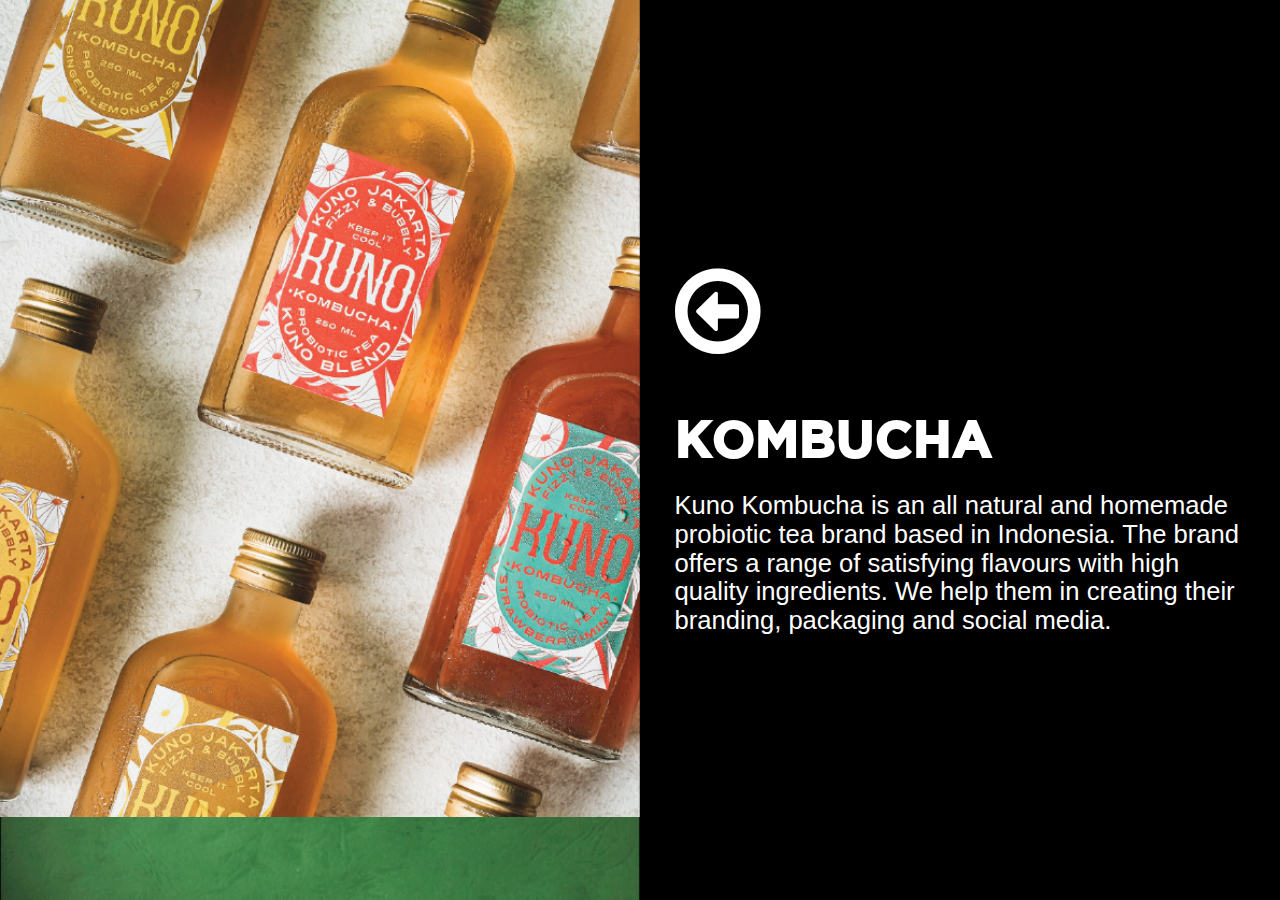
<file: ow_kuno_kombucha.html>
<!DOCTYPE html>
<html lang="en">

<head>
  <title>The Thrive | First Skin</title>
  <meta charset="utf-8" />
  <meta name="viewport" content="width=device-width, initial-scale=1, shrink-to-fit=yes" />
  <link rel="apple-touch-icon" sizes="180x180" href="/apple-touch-icon.png" />
  <link rel="icon" type="image/png" sizes="32x32" href="/favicon-32x32.png" />
  <link rel="icon" type="image/png" sizes="16x16" href="/favicon-16x16.png" />
  <link rel="icon" type="image/png" sizes="512x512" href="/favicon-512x512.png" />
  <link rel="icon" type="image/png" sizes="192x192" href="/favicon-192x192.png" />
  <link rel="shortcut icon" href="favicon.ico" type="image/x-icon" />
  <!-- <link href="https://fonts.googleapis.com/css?family=Roboto:400,100,300,700" rel="stylesheet" type="text/css" /> -->
  <link rel="stylesheet" href="https://stackpath.bootstrapcdn.com/font-awesome/4.7.0/css/font-awesome.min.css" />
  <link rel="stylesheet" href="css/style.css" />
</head>

<body>
  <div class="page">
    <div id="our-work">
      <section class="hero-wrap js-fullheight" style="background-image: url('./images/mosaic/ow_2.svg');background-repeat: no-repeat; max-width: 100%; height: auto; background-size: cover;">
        <div class="container px-0" id="con_about_us">
          <div class="row no-gutters slider-text js-fullheight align-items-center content-center"
            data-scrollax-parent="true">

            <div class="col-md-6 ftco-animate text-lg-left img-work" id="img-work">

              <div id="gmbr_atas" class="box-square">

                <div class="porto">
                  <a target="_blank" href="./images/works/kk1.png">
                    <img src="./images/works/kk1.png" alt="image1" />
                  </a>
                </div>

              </div>

              <div id="gmbr_bawah" class="box-square" style="margin-bottom: -7vw;">

                <div class="porto">
                  <a target="_blank" href="./images/works/kk2.png">
                    <img src="./images/works/kk2.png" alt="image2" />
                  </a>
                </div>

              </div>

              <div id="gmbr_bawah" class="box-square" style="margin-top: 7vw;">

                <div class="porto">
                  <a target="_blank" href="./images/works/kk3.png">
                    <img src="./images/works/kk3.png" alt="image3" />
                  </a>
                </div>

              </div>

            </div>

            <div class="col-md-6 ftco-animate" id="desc-work">
              <a href="our_work.html" id="arrow_back_work">
                <i class="fa fa-arrow-circle-o-left" aria-hidden="true" style="color: white; font-size: 100px;"></i>
              </a>
              <br> <br> <br>
              <div class="desc" id="txt-about-center">
                  <a class="text-porto-header"><b>KOMBUCHA</b></a>
                  <br> <br>
                  <a class="text-porto">Kuno Kombucha is an all natural and homemade <br>
                    probiotic tea brand based in Indonesia. The brand <br>
                    offers a range of satisfying flavours with high<br> 
                    quality ingredients. We help them in creating their<br>
                    branding, packaging and social media.</a>

              </div>
            </div>

          </div>
        </div>
      </section>
    </div>
  </div>

  <script src="js/jquery.min.js"></script>
  <script src="js/popper.js"></script>
  <script src="js/bootstrap.min.js"></script>
  <script src="js/main.js"></script>
</body>

</html>
</file>
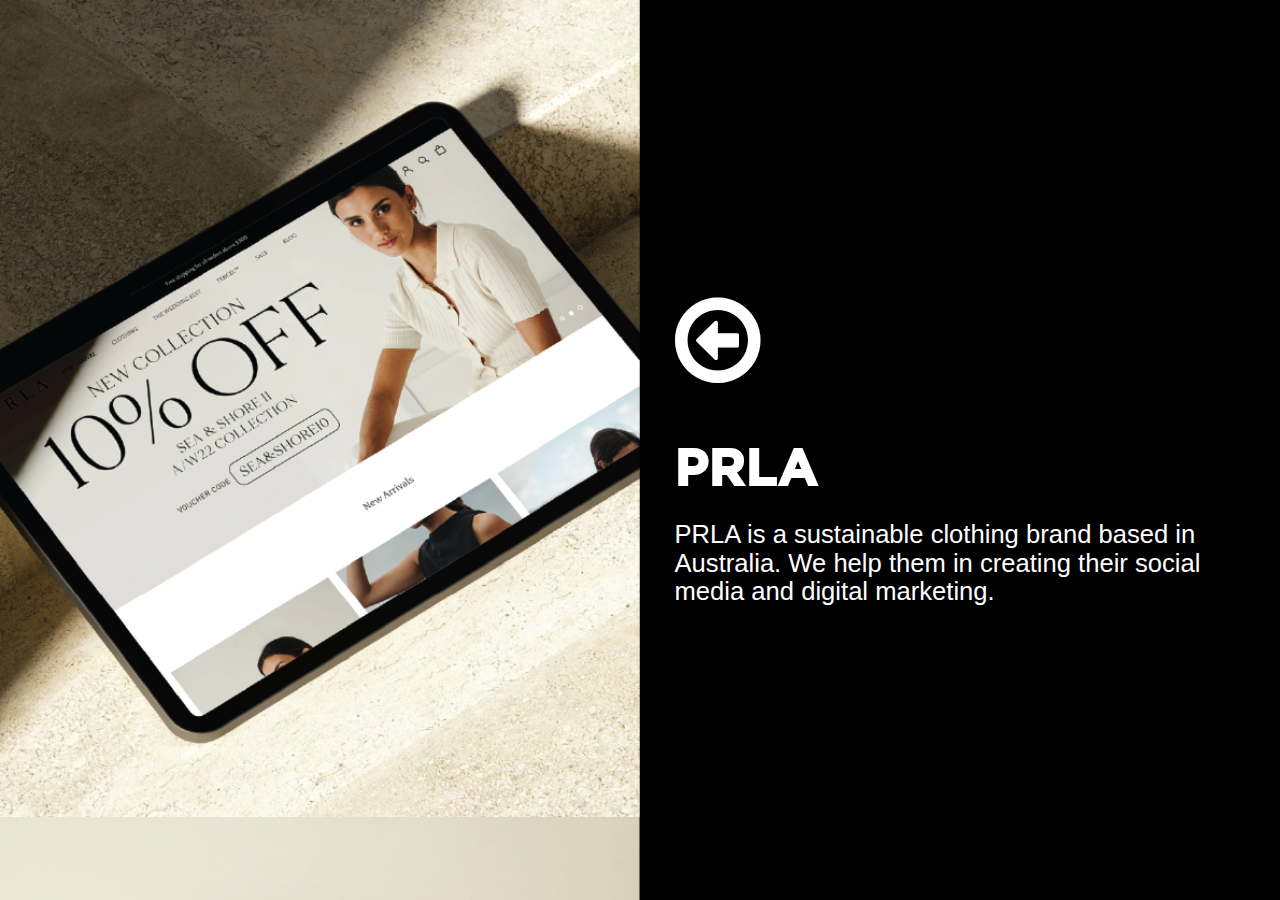
<file: ow_prla.html>
<!DOCTYPE html>
<html lang="en">

<head>
  <title>The Thrive | First Skin</title>
  <meta charset="utf-8" />
  <meta name="viewport" content="width=device-width, initial-scale=1, shrink-to-fit=yes" />
  <link rel="apple-touch-icon" sizes="180x180" href="/apple-touch-icon.png" />
  <link rel="icon" type="image/png" sizes="32x32" href="/favicon-32x32.png" />
  <link rel="icon" type="image/png" sizes="16x16" href="/favicon-16x16.png" />
  <link rel="icon" type="image/png" sizes="512x512" href="/favicon-512x512.png" />
  <link rel="icon" type="image/png" sizes="192x192" href="/favicon-192x192.png" />
  <link rel="shortcut icon" href="favicon.ico" type="image/x-icon" />
  <!-- <link href="https://fonts.googleapis.com/css?family=Roboto:400,100,300,700" rel="stylesheet" type="text/css" /> -->
  <link rel="stylesheet" href="https://stackpath.bootstrapcdn.com/font-awesome/4.7.0/css/font-awesome.min.css" />
  <link rel="stylesheet" href="css/style.css" />
</head>

<body>
  <div class="page">
    <div id="our-work">
      <section class="hero-wrap js-fullheight" style="background-image: url('./images/mosaic/ow_1.svg');background-repeat: no-repeat; max-width: 100%; height: auto; background-size: cover;">
        <div class="container px-0" id="con_about_us">
          <div class="row no-gutters slider-text js-fullheight align-items-center content-center"
            data-scrollax-parent="true">

            <div class="col-md-6 ftco-animate text-lg-left img-work" id="img-work">

              <div id="gmbr_atas" class="box-square">

                <div class="porto">
                  <a target="_blank" href="./images/works/prla1.png">
                    <img src="./images/works/prla1.png" alt="image1" />
                  </a>
                </div>

              </div>

              <div id="gmbr_bawah" class="box-square" style="margin-bottom: -7vw;">

                <div class="porto">
                  <a target="_blank" href="./images/works/prla2.png">
                    <img src="./images/works/prla2.png" alt="image2" />
                  </a>
                </div>

              </div>

              <div id="gmbr_bawah" class="box-square" style="margin-top: 7vw;">

                <div class="porto">
                  <a target="_blank" href="./images/works/prla3.png">
                    <img src="./images/works/prla3.png" alt="image3" />
                  </a>
                </div>

              </div>

            </div>

            <div class="col-md-6 ftco-animate" id="desc-work">
              <a href="our_work.html" id="arrow_back_work">
                <i class="fa fa-arrow-circle-o-left" aria-hidden="true" style="color: white; font-size: 100px;"></i>
              </a>
              <br> <br> <br>
              <div class="desc" id="txt-about-center">
                  <a class="text-porto-header"><b>PRLA</b></a>
                  <br> <br>
                  <a class="text-porto">PRLA is a sustainable clothing brand based in<br>
                    Australia. We help them in creating their social <br>
                    media and digital marketing.<br></a>

              </div>
            </div>

          </div>
        </div>
      </section>
    </div>
  </div>

  <script src="js/jquery.min.js"></script>
  <script src="js/popper.js"></script>
  <script src="js/bootstrap.min.js"></script>
  <script src="js/main.js"></script>
</body>

</html>
</file>
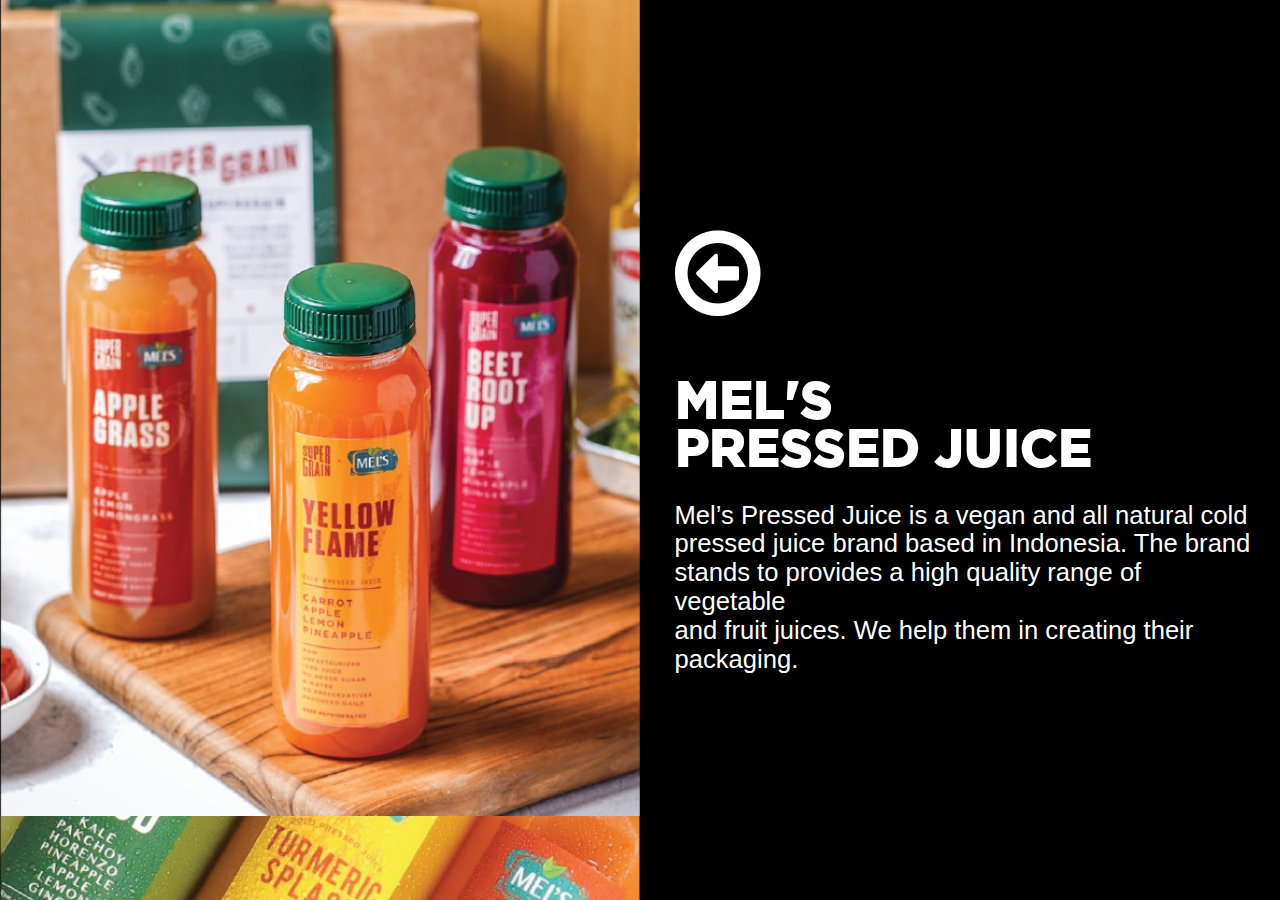
<file: ow_supergrain.html>
<!DOCTYPE html>
<html lang="en">

<head>
  <title>The Thrive | First Skin</title>
  <meta charset="utf-8" />
  <meta name="viewport" content="width=device-width, initial-scale=1, shrink-to-fit=yes" />
  <link rel="apple-touch-icon" sizes="180x180" href="/apple-touch-icon.png" />
  <link rel="icon" type="image/png" sizes="32x32" href="/favicon-32x32.png" />
  <link rel="icon" type="image/png" sizes="16x16" href="/favicon-16x16.png" />
  <link rel="icon" type="image/png" sizes="512x512" href="/favicon-512x512.png" />
  <link rel="icon" type="image/png" sizes="192x192" href="/favicon-192x192.png" />
  <link rel="shortcut icon" href="favicon.ico" type="image/x-icon" />
  <!-- <link href="https://fonts.googleapis.com/css?family=Roboto:400,100,300,700" rel="stylesheet" type="text/css" /> -->
  <link rel="stylesheet" href="https://stackpath.bootstrapcdn.com/font-awesome/4.7.0/css/font-awesome.min.css" />
  <link rel="stylesheet" href="css/style.css" />
</head>

<body>
  <div class="page">
    <div id="our-work">
      <section class="hero-wrap js-fullheight" style="background-image: url('./images/mosaic/ow_2.svg');background-repeat: no-repeat; max-width: 100%; height: auto; background-size: cover;">
        <div class="container px-0" id="con_about_us">
          <div class="row no-gutters slider-text js-fullheight align-items-center content-center"
            data-scrollax-parent="true">

            <div class="col-md-6 ftco-animate text-lg-left img-work" id="img-work">

              <div id="gmbr_atas" class="box-square">

                <div class="porto">
                  <a target="_blank" href="./images/works/sg1.png">
                    <img src="./images/works/sg1.png" alt="image1" />
                  </a>
                </div>

              </div>

              <div id="gmbr_bawah" class="box-square" style="margin-bottom: -7vw;">

                <div class="porto">
                  <a target="_blank" href="./images/works/sg2.png">
                    <img src="./images/works/sg2.png" alt="image2" />
                  </a>
                </div>

              </div>

            </div>

            <div class="col-md-6 ftco-animate" id="desc-work">
              <a href="our_work.html" id="arrow_back_work">
                <i class="fa fa-arrow-circle-o-left" aria-hidden="true" style="color: white; font-size: 100px;"></i>
              </a>
              <br> <br> <br>
              <div class="desc" id="txt-about-center">
                  <a class="text-porto-header"><b>MEL'S <br> PRESSED JUICE</b></a>
                  <br> <br>
                  <a class="text-porto">Mel’s Pressed Juice is a vegan and all natural cold <br>
                    pressed juice brand based in Indonesia. The brand <br>
                    stands to provides a high quality range of vegetable <br>
                    and fruit juices. We help them in creating their packaging.<br></a>

              </div>
            </div>

          </div>
        </div>
      </section>
    </div>
  </div>

  <script src="js/jquery.min.js"></script>
  <script src="js/popper.js"></script>
  <script src="js/bootstrap.min.js"></script>
  <script src="js/main.js"></script>
</body>

</html>
</file>
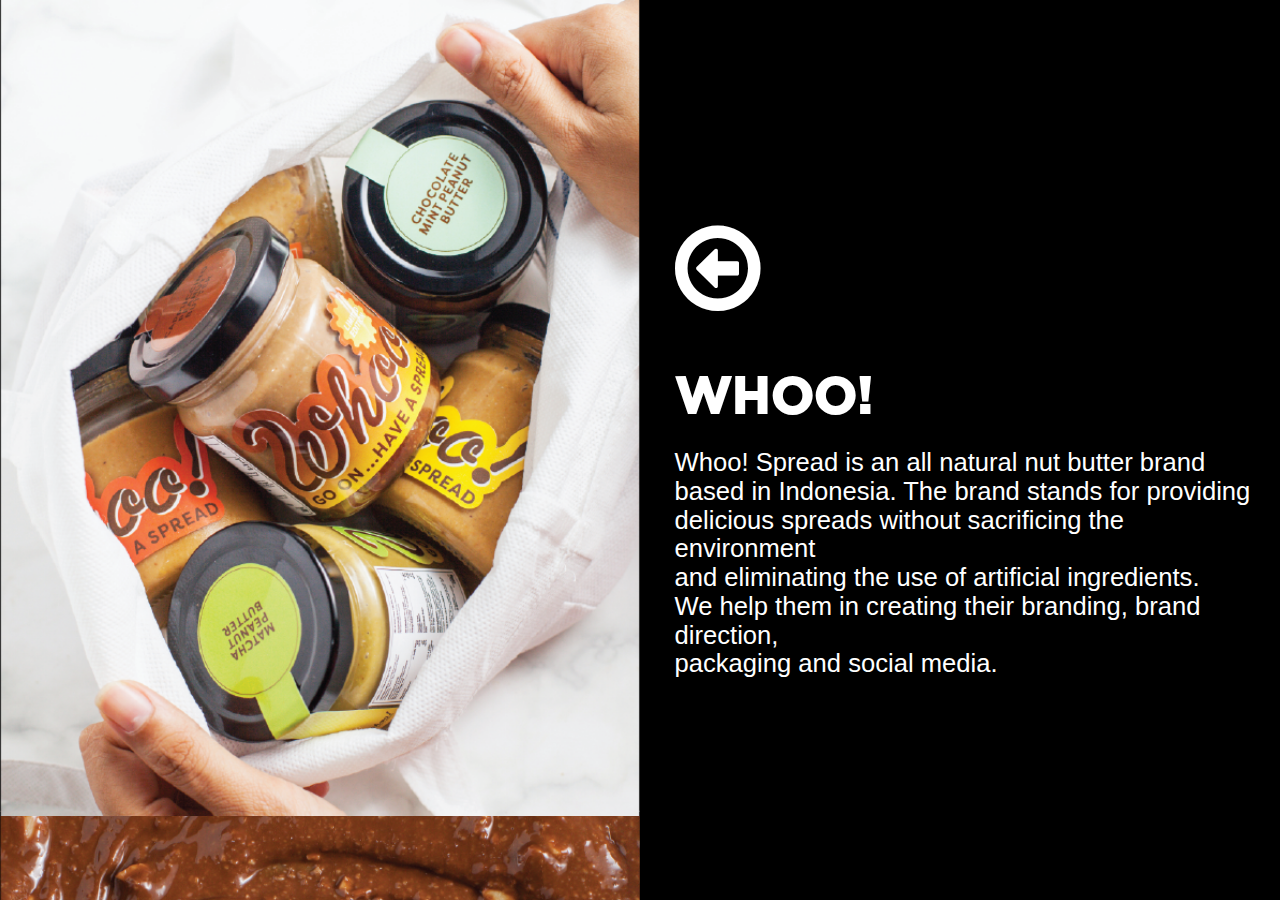
<file: ow_whoo_spread.html>
<!DOCTYPE html>
<html lang="en">

<head>
  <title>The Thrive | First Skin</title>
  <meta charset="utf-8" />
  <meta name="viewport" content="width=device-width, initial-scale=1, shrink-to-fit=no" />
  <link rel="apple-touch-icon" sizes="180x180" href="/apple-touch-icon.png" />
  <link rel="icon" type="image/png" sizes="32x32" href="/favicon-32x32.png" />
  <link rel="icon" type="image/png" sizes="16x16" href="/favicon-16x16.png" />
  <link rel="icon" type="image/png" sizes="512x512" href="/favicon-512x512.png" />
  <link rel="icon" type="image/png" sizes="192x192" href="/favicon-192x192.png" />
  <link rel="shortcut icon" href="favicon.ico" type="image/x-icon" />
  <!-- <link href="https://fonts.googleapis.com/css?family=Roboto:400,100,300,700" rel="stylesheet" type="text/css" /> -->
  <link rel="stylesheet" href="https://stackpath.bootstrapcdn.com/font-awesome/4.7.0/css/font-awesome.min.css" />
  <link rel="stylesheet" href="css/style.css" />
</head>

<body>
  <div class="page">
    <div id="our-work">
      <section class="hero-wrap js-fullheight" style="background-image: url('./images/mosaic/ow_2.svg');background-repeat: no-repeat; max-width: 100%; height: auto; background-size: cover;">
        <div class="container px-0" id="con_about_us">
          <div class="row no-gutters slider-text js-fullheight align-items-center content-center"
            data-scrollax-parent="true">

            <div class="col-md-6 ftco-animate text-lg-left img-work" id="img-work">

              <div id="gmbr_atas" class="box-square">

                <div class="porto">
                  <a target="_blank" href="./images/works/ws1.png">
                    <img src="./images/works/ws1.png" alt="image1" />
                  </a>
                </div>

              </div>

              <div id="gmbr_bawah" class="box-square" style="margin-bottom: -7vw;">

                <div class="porto">
                  <a target="_blank" href="./images/works/ws2.png">
                    <img src="./images/works/ws2.png" alt="image2" />
                  </a>
                </div>

              </div>

              <div id="gmbr_bawah" class="box-square" style="margin-top: 7vw;">

                <div class="porto">
                  <a target="_blank" href="./images/works/ws3.png">
                    <img src="./images/works/ws3.png" alt="image3" />
                  </a>
                </div>

              </div>

            </div>

            <div class="col-md-6 ftco-animate" id="desc-work">
              <a href="our_work.html" id="arrow_back_work">
                <i class="fa fa-arrow-circle-o-left" aria-hidden="true" style="color: white; font-size: 100px;"></i>
              </a>
              <br> <br> <br>
              <div class="desc" id="txt-about-center">
                  <a class="text-porto-header"><b>WHOO!</b></a>
                  <br> <br>
                  <a class="text-porto">Whoo! Spread is an all natural nut butter brand<br>
                    based in Indonesia. The brand stands for providing <br>
                    delicious spreads without sacrificing the environment <br> 
                    and eliminating the use of artificial ingredients.<br>
                    We help them in creating their branding, brand direction,<br>
                    packaging and social media.</a>

              </div>
            </div>

          </div>
        </div>
      </section>
    </div>
  </div>

  <script src="js/jquery.min.js"></script>
  <script src="js/popper.js"></script>
  <script src="js/bootstrap.min.js"></script>
  <script src="js/main.js"></script>
</body>

</html>
</file>
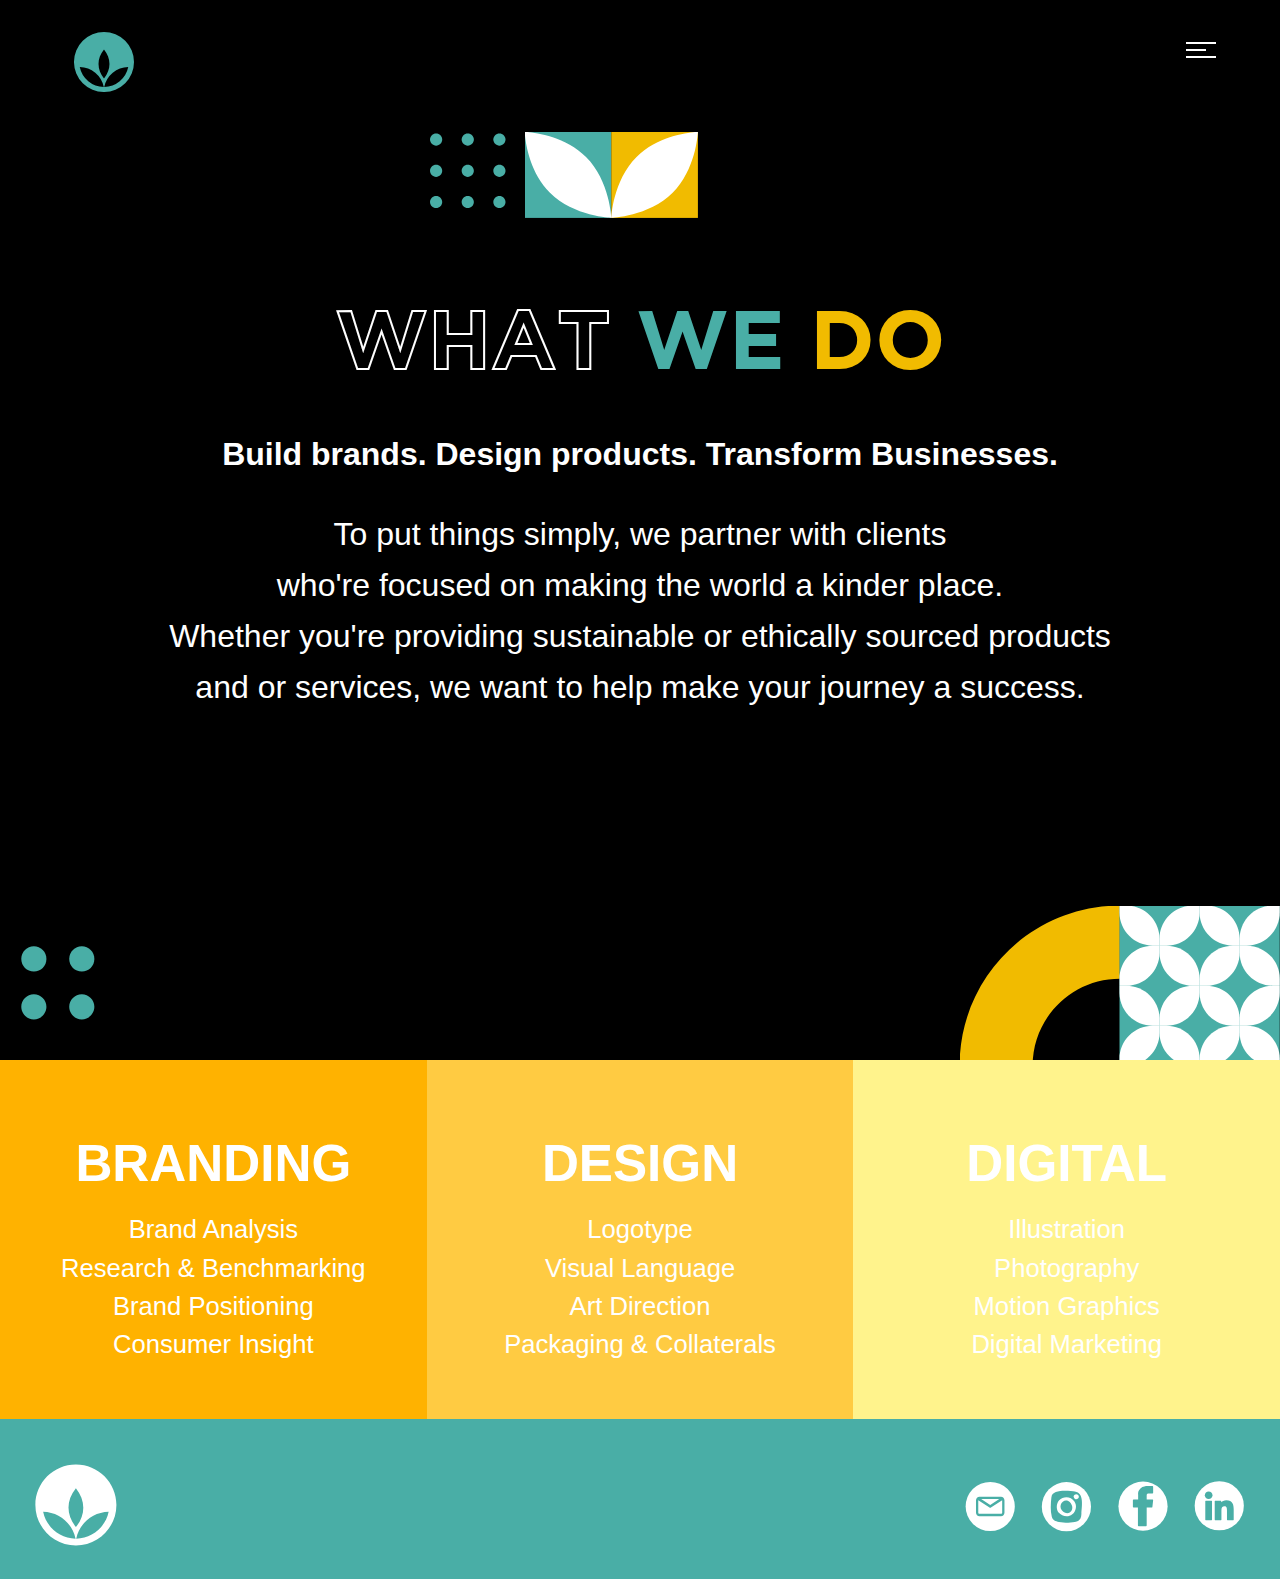
<file: what_we_do.html>
<!DOCTYPE html>
<html lang="en">
  <head>
    <title>The Thrive | What We Do</title>
    <meta charset="utf-8" />
    <meta name="viewport" content="width=device-width, initial-scale=1" />
    <link rel="apple-touch-icon" sizes="180x180" href="/apple-touch-icon.png" />
    <link rel="icon" type="image/png" sizes="32x32" href="/favicon-32x32.png" />
    <link rel="icon" type="image/png" sizes="16x16" href="/favicon-16x16.png" />
    <link
      rel="icon"
      type="image/png"
      sizes="512x512"
      href="/favicon-512x512.png"
    />
    <link
      rel="icon"
      type="image/png"
      sizes="192x192"
      href="/favicon-192x192.png"
    />
    <link rel="shortcut icon" href="favicon.ico" type="image/x-icon" />
    <!-- <link href="https://fonts.googleapis.com/css?family=Roboto:400,100,300,700" rel="stylesheet" type="text/css" /> -->
    <link
      rel="stylesheet"
      href="https://stackpath.bootstrapcdn.com/font-awesome/4.7.0/css/font-awesome.min.css"
    />
    <link rel="stylesheet" href="css/style.css" />
  </head>

  <body>
    <div class="page">
      
      <nav
        id="colorlib-main-nav"
        role="navigation"
        style="background-image: url('./images/mosaic/bgnav.svg');background-repeat: no-repeat; max-width: 100%; height: auto; background-size: cover;"
      >
        <a
          href="#"
          class="js-colorlib-nav-toggle colorlib-nav-toggle active"
          id="btn_close"
          ><i></i
        ></a>

        <div class="js-fullheight colorlib-table">
          <div class="colorlib-table-cell js-fullheight">
            <div class="row no-gutters">
              <div class="col-md-12 text-xl-center text-nav-sum">
                <ul>
                  <li><a href="/" id="home" class="text-gn-nav">HOME</a></li>
                  <li>
                    <a href="/our_work.html" id="our_work" class="text-gn-nav"
                      >OUR WORK</a
                    >
                  </li>
                  <li>
                    <a href="/about_us.html" class="text-gn-nav">ABOUT US</a>
                  </li>
                  <li>
                    <a
                      href="/what_we_do.html"
                      id="what_we_do"
                      class="text-gn-active"
                      >WHAT WE DO</a
                    >
                  </li>
                  <li>
                    <a
                      href="/contact_us.html"
                      id="contact_us"
                      class="text-gn-nav"
                      >CONTACT US</a
                    >
                  </li>
                </ul>
              </div>
            </div>
          </div>
        </div>
      </nav>

      <header id="header" style="background-color: transparent">
        <div class="container">
          <div class="colorlib-navbar-brand">
            <a href="/">
              <img
                class="colorlib-logo"
                src="./images/thrive_logo.svg"
                alt=""
                width="20%"
                id="logo_thrive"
              />
            </a>
          </div>
          <a href="#" class="js-colorlib-nav-toggle colorlib-nav-toggle"
            ><i></i
          ></a>
        </div>
      </header>

      <div id="what-we-do">
        <section class="hero-wrap js-fullheight">
          <div class="container px-0" id="con_about_us">
            <div
              class="row no-gutters slider-text js-fullheight align-items-center content-center"
              data-scrollax-parent="true"
            >
              <div class="col-md-12 ftco-animate text-lg-center">
                <img src="./images/mosaic/dot_green.svg" width="10%" style="position: absolute;z-index: 4;margin-left: -20%; margin-top: -5%;">
                <img src="./images/mosaic/thrive.svg" width="15%" style="position: absolute;z-index: 4;margin-left: -10%;margin-top: -3.4%;">
                <p>
                  <center>
                    <div class="desc bounce-top" id="about_us">
                      <a class="text-gn-white">WHAT </a>
                      <a class="text-gn-green">WE </a>
                      <a class="text-gn-orange">DO</a>
                    </div>
                  </center>
                </p>

                <div class="desc bounce-top" id="txt-about-center">
                  <center>
                    <p>
                      <a class="text-about"
                        ><b
                          >Build brands. Design products. Transform
                          Businesses.</b
                        ></a
                      > <br><br>
                      <a class="text-about"
                        >To put things simply, we partner with clients</a
                      ><br />
                      <a class="text-about"
                        >who're focused on making the world a kinder place.</a
                      >
                      <br />
                      <a class="text-about"
                        >Whether you're providing sustainable or ethically
                        sourced products</a
                      ><br />
                      <a class="text-about"
                        >and or services, we want to help make your journey a
                        success.</a
                      >
                    </p>
                  </center>
                </div>
              </div>
            </div>
          </div>
        </section>
      </div>

      <img src="./images/mosaic/dot_4_green.svg" width="15%" style="position: absolute;z-index: 4;margin-left: -3%; margin-top: -1%;">
      <img src="./images/mosaic/mix2.svg" width="25%" style="position: absolute;z-index: -99;margin-left: 75%; margin-top: 0.5%;">
      <br />
      <br />
      <br />
      <br />
      <br />
      <br />
      <br />
      <br />
      <div class="box-square">
        <div class="square" style="background-color: #ffb200">
          <center>
            <br /><br />
            <a class="text-square-title">BRANDING</a><br />
            <a class="text-square">
              Brand Analysis <br />
              Research & Benchmarking <br />
              Brand Positioning <br />
              Consumer Insight
            </a>
          </center>
        </div>
        <div class="square" id="kotak1" style="background-color: #ffcb42">
          <center>
            <br /><br />
            <a class="text-square-title">DESIGN</a><br />
            <a class="text-square">
              Logotype <br />
              Visual Language <br />
              Art Direction <br />
              Packaging & Collaterals
            </a>
          </center>
        </div>
        <div class="square" id="kotak2" style="background-color: #fff38c">
          <center>
            <br /><br />
            <a class="text-square-title"
              >DIGITAL</a
            ><br />
            <a class="text-square">
              Illustration <br />
              Photography <br />
              Motion Graphics <br />
              Digital Marketing
            </a>
          </center>
        </div>
      </div>

      <ul class="navigation" style="display: none">
        <li
          class="selected"
          onclick="location.href='index.html#halaman1';"
          style="cursor: pointer"
        ></li>
      </ul>

      <footer class="footer">
        <div class="row align-items-center justify-content-left" data-scrollax-parent="true">
          <div class="col-md-6 ftco-animate text-lg-left">
            <img
            class="colorlib-logo"
            src="./images/thrive_logo_white.svg"
            alt=""
            width="20%" id="logo_thrive"/>
          </div>

          <div class="col-md-6 ftco-animate text-lg-right">
            <div class="desc-founder" style="line-height: 400%; margin-right: 3%">
              <a href="/contact_us.html" target="_blank">
                <img
                  src="./images/logo-email.svg"
                  alt="email"
                  width="10%"
                  style="margin-right: 2%"
                />
              </a>
              <a href="https://www.instagram.com/thrivedesignagency" target="_blank">
                <img
                  src="./images/logo-ig.svg"
                  alt="instagram"
                  width="10%"
                  style="margin-right: 2%"
                />
              </a>
              <a href="https://www.facebook.com/ThriveDesignAgency" target="_blank">
                <img
                  src="./images/logo-fb.svg"
                  alt="facebook"
                  width="10%"
                  style="margin-right: 2%"
                />
              </a>
              <a href="https://www.linkedin.com/company/thrivedesignagency" target="_blank">
                <img
                  src="./images/logo-in.svg"
                  alt="linkedin"
                  width="10%"
                />
              </a>
            </div>
          </div>
        </div>
      </footer>

    </div>

    <script src="js/jquery.min.js"></script>
    <script src="js/popper.js"></script>
    <script src="js/bootstrap.min.js"></script>
    <script src="js/main.js"></script>
  </body>
</html>
</file>
